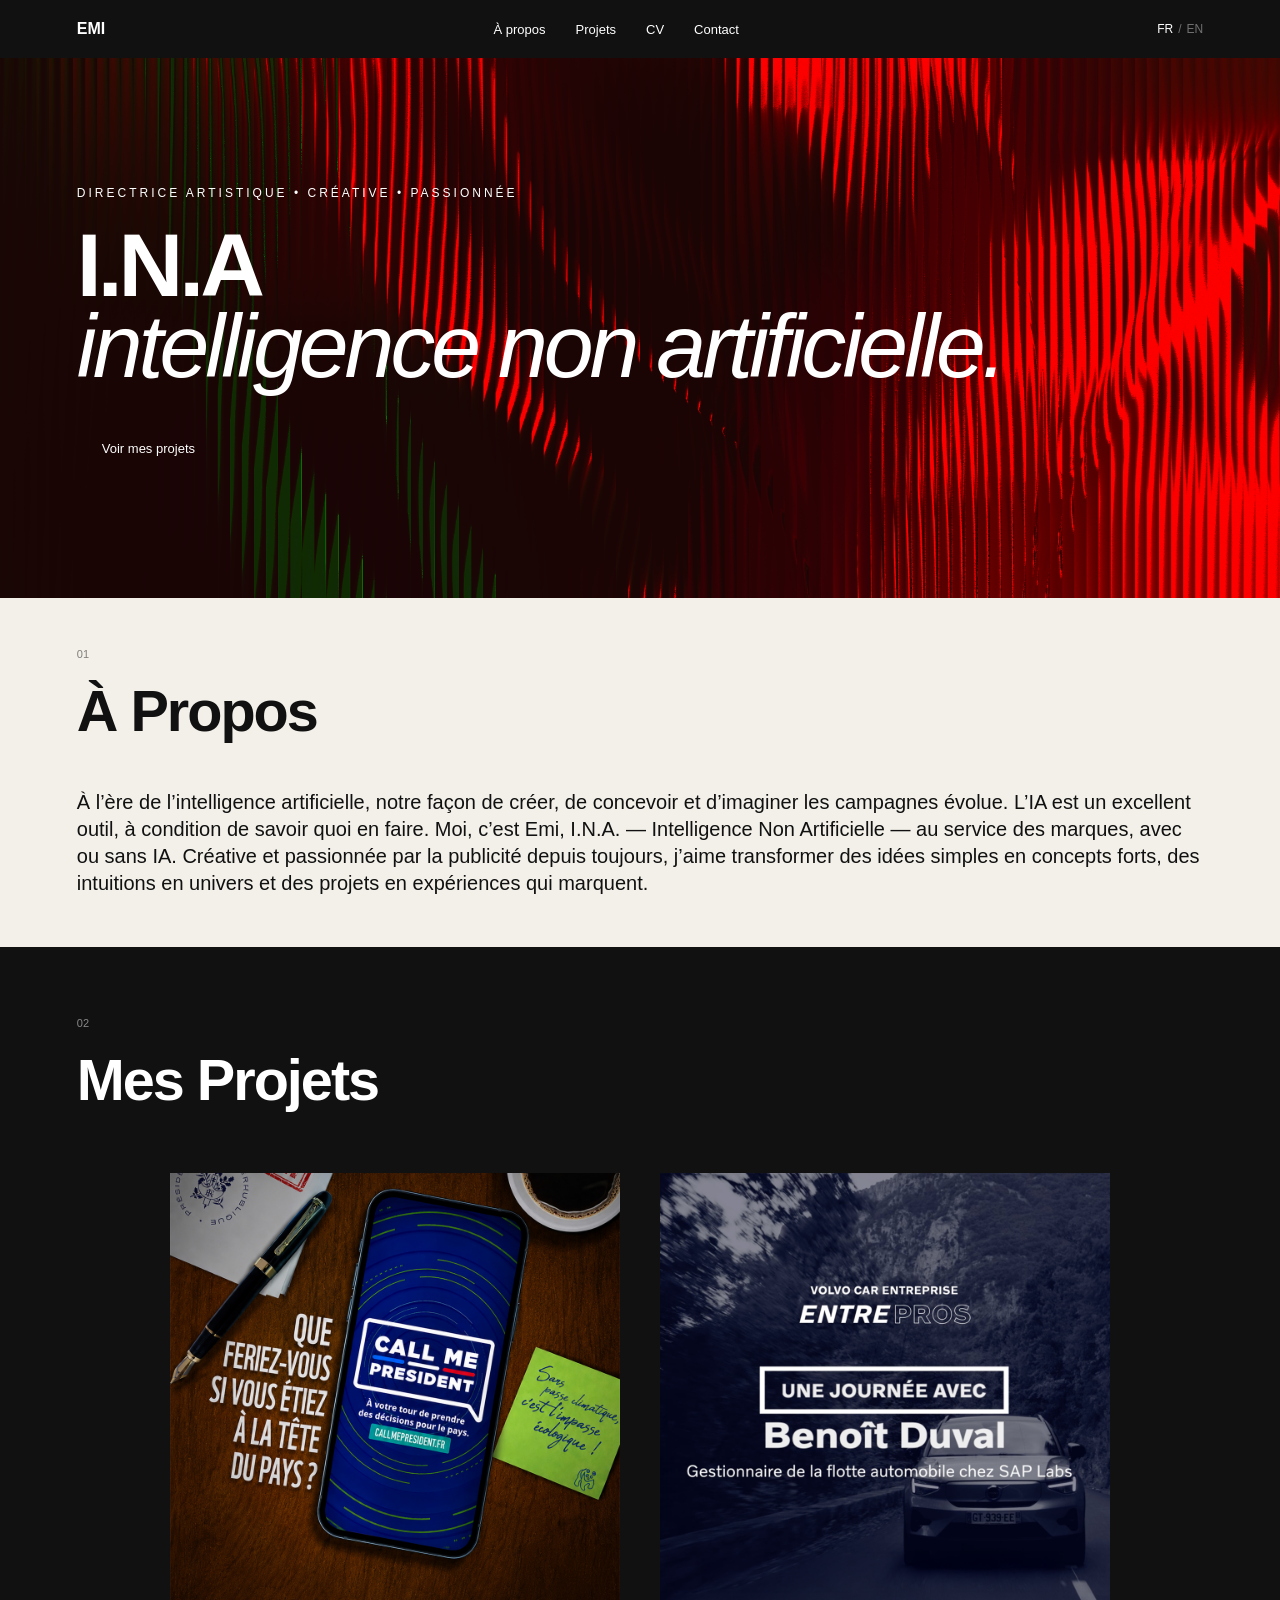
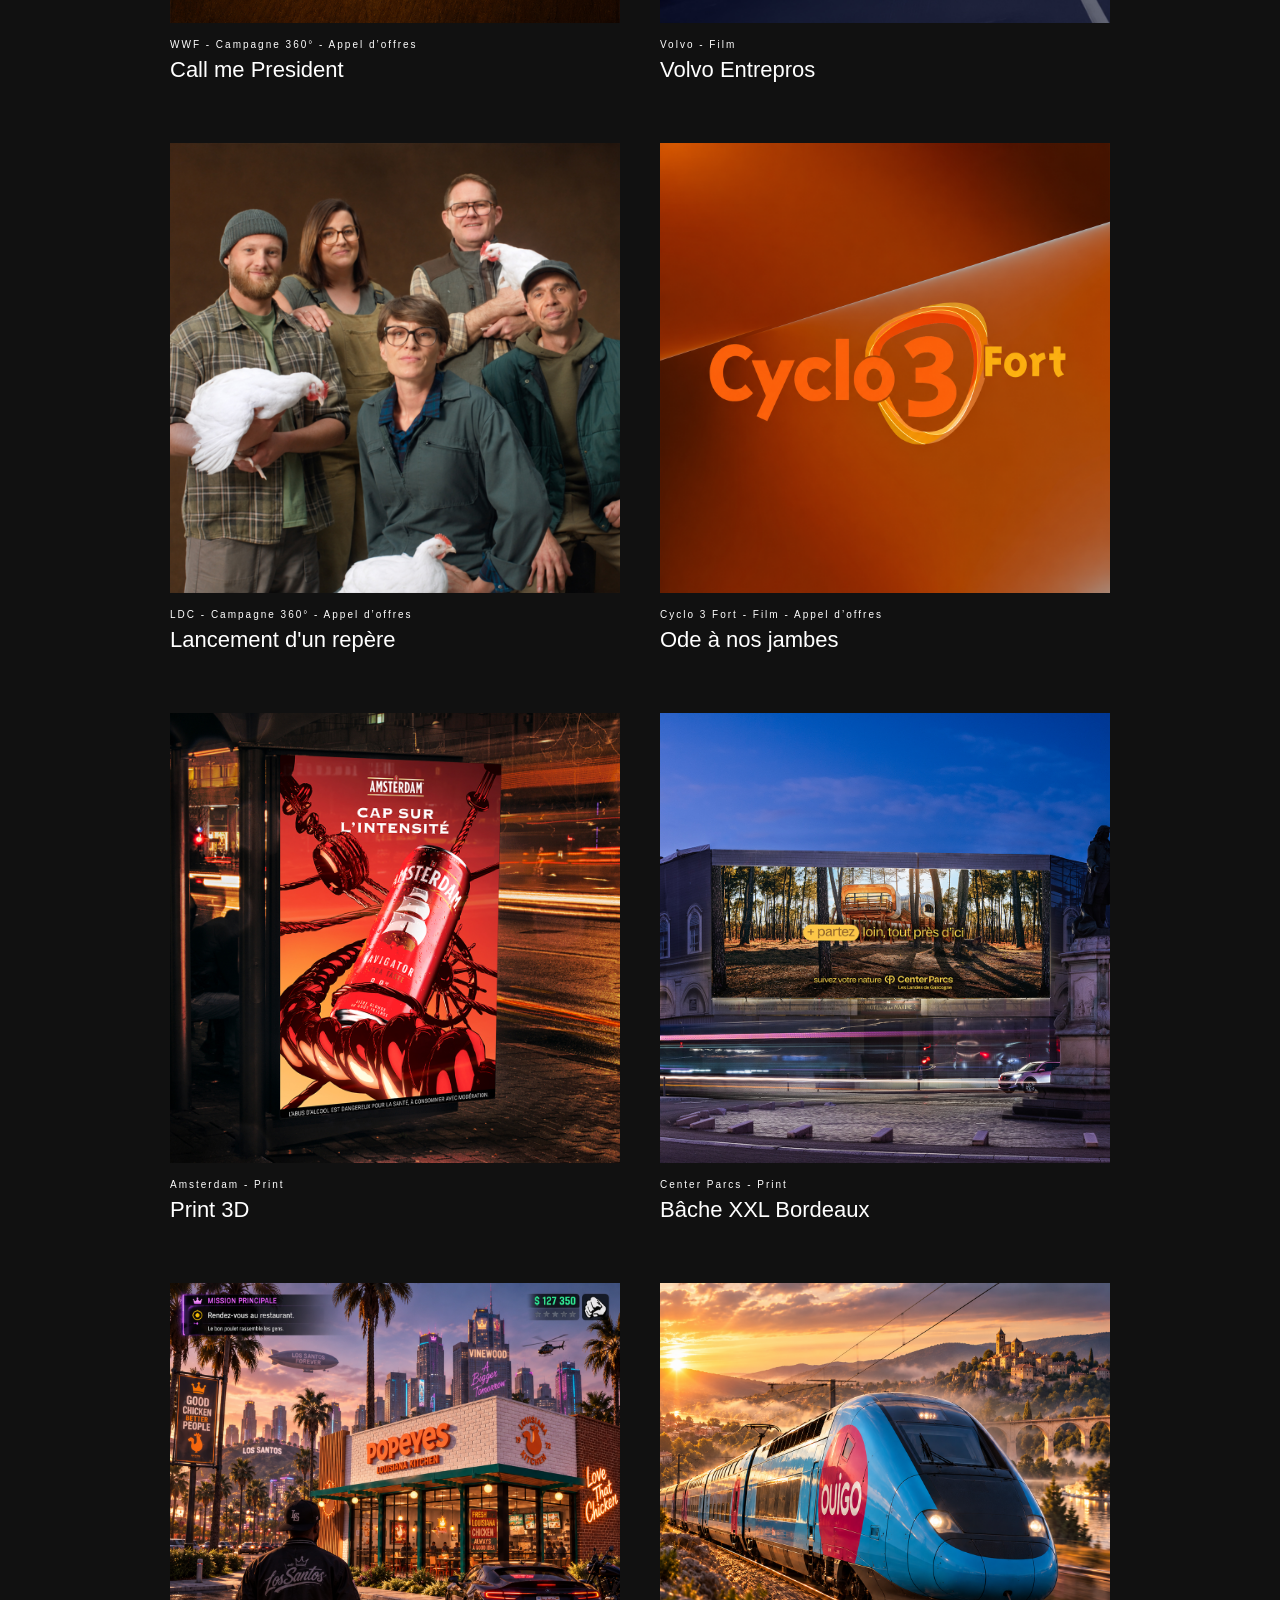
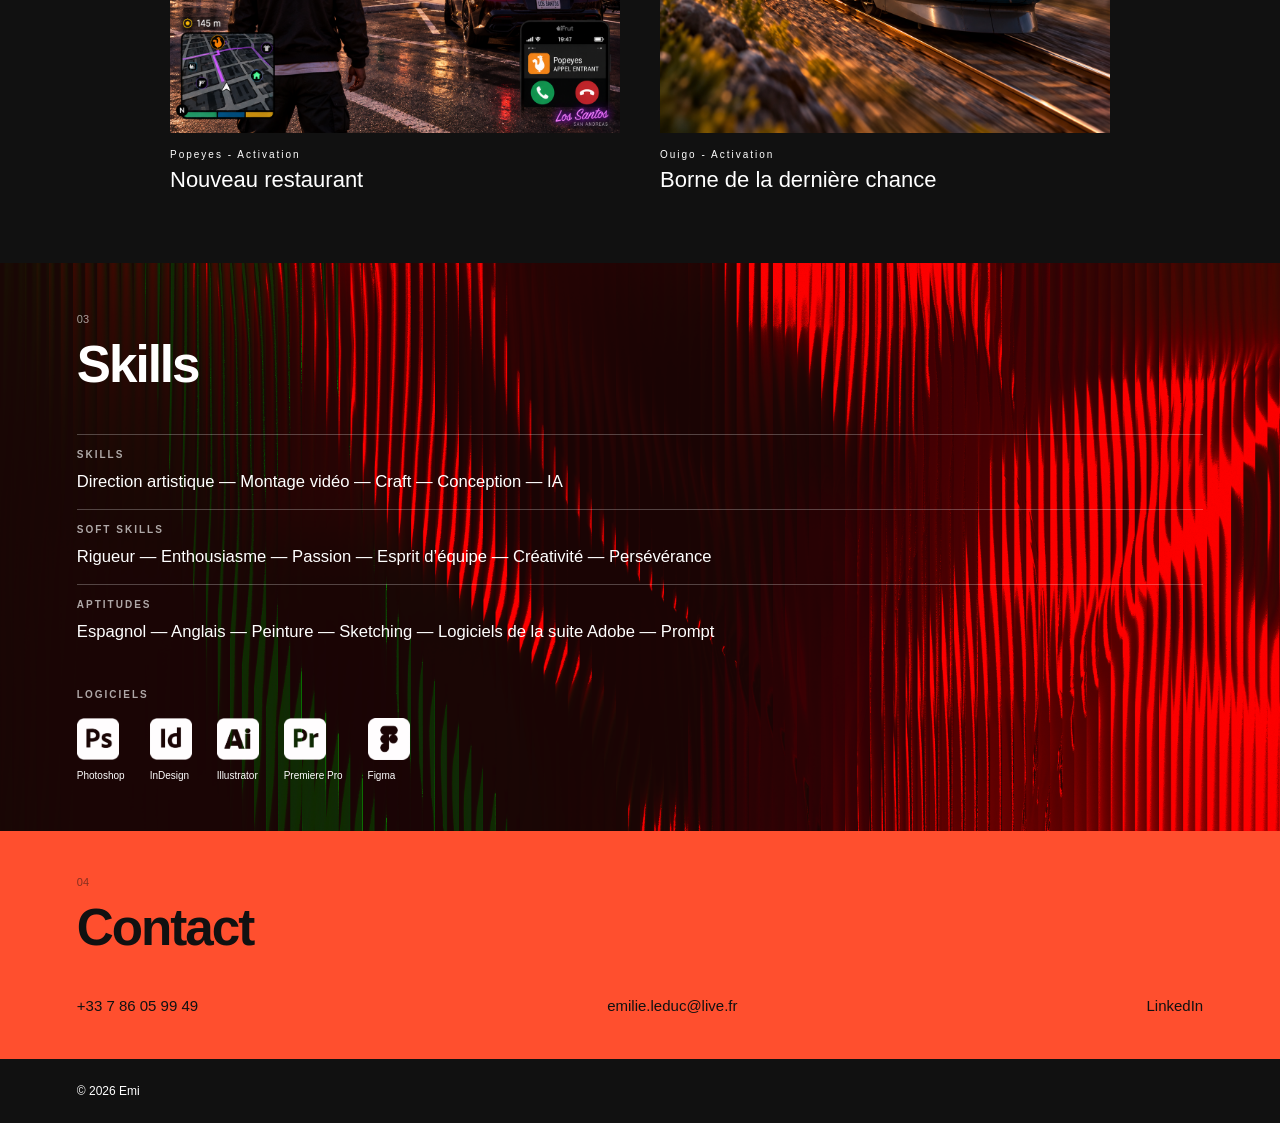
<file: index.html>
<!DOCTYPE html>
<html lang="fr">

<head>
  <meta charset="UTF-8">
  <meta name="viewport" content="width=device-width, initial-scale=1.0">

  <title>Mon Portfolio Créatif</title>

  <link rel="stylesheet" href="style.css">
</head>


<body>


<!-- ========================================
     NAVIGATION
======================================== -->

<nav>

  <div class="logo">EMI</div>

  <div class="nav-links">

    <a href="#about"
       data-fr="À propos"
       data-en="About">
      À propos
    </a>

    <a href="#projects"
       data-fr="Projets"
       data-en="Projects">
      Projets
    </a>

  <a href="cv/cv-emilie-leduc.pdf"
   target="_blank"
   data-fr="CV"
   data-en="Resume">
  CV
</a>

    <a href="#contact"
       data-fr="Contact"
       data-en="Contact">
      Contact
    </a>

  </div>


  <!-- CHOIX DE LANGUE -->

  <div class="language-switch">

    <button type="button" id="lang-fr" class="active">
      FR
    </button>

    <span>/</span>

    <button type="button" id="lang-en">
      EN
    </button>

  </div>

</nav>



<!-- ========================================
     HERO
======================================== -->

<header class="hero">

  <div class="hero-content">

    <p class="intro"
       data-fr="Directrice artistique • Créative • Passionnée"
       data-en="Art Director • Creative • Passionate">
      Directrice artistique • Créative • Passionnée
    </p>


<h1>

  <span
    class="ina-title"
    data-fr="I.N.A"
    data-en="N.A.I">
    I.N.A
  </span>

  <span
    class="ina-description"
    data-fr="intelligence non artificielle."
    data-en="non-artificial intelligence.">
    intelligence non artificielle.
  </span>

</h1>


    <a href="#projects"
       class="button"
       data-fr="Voir mes projets"
       data-en="View my projects">
      Voir mes projets
    </a>

  </div>

</header>



<!-- ========================================
     À PROPOS
======================================== -->

<section id="about" class="about">

  <p class="section-number">01</p>


  <h2
    data-fr="À Propos"
    data-en="About">
    À propos
  </h2>


  <p class="about-text"

     data-fr="À l’ère de l’intelligence artificielle, notre façon de créer, de concevoir et d’imaginer les campagnes évolue. L’IA est un excellent outil, à condition de savoir quoi en faire.

Moi, c’est Emi, I.N.A. — Intelligence Non Artificielle — au service des marques, avec ou sans IA.

Créative et passionnée par la publicité depuis toujours, j’aime transformer des idées simples en concepts forts, des intuitions en univers et des projets en expériences qui marquent."

     data-en="In the age of artificial intelligence, the way we create, design and imagine campaigns is evolving. AI is a powerful tool — as long as you know what to do with it.

I’m Emi, N.A.I. — Non-Artificial Intelligence — putting creativity to work for brands, with or without AI.

Creative and passionate about advertising for as long as I can remember, I love turning simple ideas into powerful concepts, intuitions into worlds, and projects into memorable experiences.">

    À l’ère de l’intelligence artificielle, notre façon de créer, de concevoir et d’imaginer les campagnes évolue. L’IA est un excellent outil, à condition de savoir quoi en faire.

    Moi, c’est Emi, I.N.A. — Intelligence Non Artificielle — au service des marques, avec ou sans IA.

    Créative et passionnée par la publicité depuis toujours, j’aime transformer des idées simples en concepts forts, des intuitions en univers et des projets en expériences qui marquent.

  </p>

</section>



<!-- ========================================
     PROJETS
======================================== -->

<section id="projects" class="projects">

  <p class="section-number">02</p>


  <h2
    data-fr="Mes Projets"
    data-en="My Projects">
    Mes Projets
  </h2>


  <div class="project-grid">



    <!-- PROJET 1 -->

    <a href="projets/projet1.html" class="project-link">

      <article class="project-card">

        <div class="project-image project-one"></div>

        <div class="project-info">

          <p
            data-fr="WWF - Campagne 360° - Appel d’offres"
            data-en="WWF - 360° Campaign - Pitch">
            WWF - Campagne 360° - Appel d’offres
          </p>

          <h3>
            Call me President
          </h3>

        </div>

      </article>

    </a>



    <!-- PROJET 2 -->

    <a href="projets/projet2.html" class="project-link">

      <article class="project-card">

        <div class="project-image project-two"></div>

        <div class="project-info">

          <p
            data-fr="Volvo - Film"
            data-en="Volvo - Film">
            Volvo - Film
          </p>

          <h3>
            Volvo Entrepros
          </h3>

        </div>

      </article>

    </a>



    <!-- PROJET 3 -->

    <a href="projets/projet3.html" class="project-link">

      <article class="project-card">

        <div class="project-image project-three"></div>

        <div class="project-info">

          <p
            data-fr="LDC - Campagne 360° - Appel d’offres"
            data-en="LDC - 360° Campaign - Pitch">
            LDC - Campagne 360° - Appel d’offres
          </p>

          <h3
            data-fr="Lancement d'un repère"
            data-en="Launching a New Label">
            Lancement d'un repère
          </h3>

        </div>

      </article>

    </a>



    <!-- PROJET 4 -->

    <a href="projets/projet4.html" class="project-link">

      <article class="project-card">

        <div class="project-image project-four"></div>

        <div class="project-info">

          <p
            data-fr="Cyclo 3 Fort - Film - Appel d’offres"
            data-en="Cyclo 3 Fort - Film - Pitch">
            Cyclo 3 Fort - Film - Appel d’offres
          </p>

          <h3
            data-fr="Ode à nos jambes"
            data-en="Ode to Our Legs">
            Ode à nos jambes
          </h3>

        </div>

      </article>

    </a>



    <!-- PROJET 5 -->

    <a href="projets/projet5.html" class="project-link">

      <article class="project-card">

        <div class="project-image project-five"></div>

        <div class="project-info">

<p
  data-fr="Amsterdam - Print"
  data-en="Amsterdam - Print">
  Amsterdam - Print
</p>

          <h3>
            Print 3D
          </h3>

        </div>

      </article>

    </a>



    <!-- PROJET 6 -->

    <a href="projets/projet6.html" class="project-link">

      <article class="project-card">

        <div class="project-image project-six"></div>

        <div class="project-info">

         <p
  data-fr="Center Parcs - Print"
  data-en="Center Parcs - Print">
  Center Parcs - Print
</p>

          <h3
            data-fr="Bâche XXL Bordeaux"
            data-en="XXL Billboard - Bordeaux">
            Bâche XXL Bordeaux
          </h3>

        </div>

      </article>

    </a>



    <!-- PROJET 7 -->

    <a href="projets/projet7.html" class="project-link">

      <article class="project-card">

        <div class="project-image project-seven"></div>

        <div class="project-info">

       <p
  data-fr="Popeyes - Activation"
  data-en="Popeyes - Activation">
  Popeyes - Activation
</p>

          <h3
            data-fr="Nouveau restaurant"
            data-en="New Restaurant">
            Nouveau restaurant
          </h3>

        </div>

      </article>

    </a>



    <!-- PROJET 8 -->

    <a href="projets/projet8.html" class="project-link">

      <article class="project-card">

        <div class="project-image project-eight"></div>

        <div class="project-info">

          <p
  data-fr="Ouigo - Activation"
  data-en="Ouigo - Activation">
  Ouigo - Activation
</p>

          <h3
            data-fr="Borne de la dernière chance"
            data-en="The Last-Chance Ticket Machine">
            Borne de la dernière chance
          </h3>

        </div>

      </article>

    </a>


  </div>

</section>



<!-- ========================================
     SKILLS
======================================== -->

<section class="skills">

  <p class="section-number">03</p>

  <h2>
    Skills
  </h2>



  <!-- SKILLS -->

  <div class="skills-block">

    <h3>
      Skills
    </h3>

    <p class="skills-line"
       data-fr="Direction artistique — Montage vidéo — Craft — Conception — IA"
       data-en="Art Direction - Video Editing - Craft - Conception - AI">

      Direction artistique — Montage vidéo — Craft — Conception — IA

    </p>

  </div>



  <!-- SOFT SKILLS -->

  <div class="skills-block">

    <h3>
      Soft skills
    </h3>

    <p class="skills-line"
       data-fr="Rigueur — Enthousiasme — Passion — Esprit d’équipe — Créativité — Persévérance"
       data-en="Attention to Detail — Enthusiasm — Passion — Team Spirit — Creativity — Perseverance">

      Rigueur — Enthousiasme — Passion — Esprit d’équipe — Créativité — Persévérance

    </p>

  </div>



  <!-- APTITUDES -->

  <div class="skills-block">

    <h3
      data-fr="Aptitudes"
      data-en="Additional Skills">
      Aptitudes
    </h3>

    <p class="skills-line"
       data-fr="Espagnol — Anglais — Peinture — Sketching — Logiciels de la suite Adobe — Prompt"
       data-en="Spanish — English — Painting — Sketching — Adobe Creative Suite — Prompt Engineering">

      Espagnol — Anglais — Peinture — Sketching — Logiciels de la suite Adobe — Prompt

    </p>

  </div>



  <!-- LOGICIELS -->

  <div class="software-block">

    <h3
      data-fr="Logiciels"
      data-en="Software">
      Logiciels
    </h3>


    <div class="software-icons">


      <div class="software">
        <img src="images/photoshop.png" alt="Photoshop">
        <p>Photoshop</p>
      </div>


      <div class="software">
        <img src="images/indesign.png" alt="InDesign">
        <p>InDesign</p>
      </div>


      <div class="software">
        <img src="images/illustrator.png" alt="Illustrator">
        <p>Illustrator</p>
      </div>


      <div class="software">
        <img src="images/premiere-pro.png" alt="Premiere Pro">
        <p>Premiere Pro</p>
      </div>


      <div class="software">
        <img src="images/figma.png" alt="Figma">
        <p>Figma</p>
      </div>


    </div>

  </div>

</section>



<!-- ========================================
     CONTACT
======================================== -->

<section class="contact" id="contact">

  <p class="section-number">04</p>

  <h2>
    Contact
  </h2>


  <div class="contact-info">


    <!-- TÉLÉPHONE -->

    <a href="tel:+33786059949">
      +33 7 86 05 99 49
    </a>


    <!-- EMAIL -->

    <a href="mailto:emilie.leduc@live.fr">
      emilie.leduc@live.fr
    </a>


    <!-- LINKEDIN -->

    <a href="https://www.linkedin.com/in/emilie-leduc-5305141a3/"
       target="_blank">
      LinkedIn
    </a>


    <!-- CV MOBILE -->

   <a href="cv/cv-emilie-leduc.pdf"
   target="_blank"
   class="contact-cv"
   data-fr="CV"
   data-en="Resume">
  CV
</a>


  </div>

</section>



<!-- ========================================
     FOOTER
======================================== -->

<footer>

  <p>
    © 2026 Emi
  </p>

</footer>



<!-- ========================================
     JAVASCRIPT
======================================== -->

<script src="script.js"></script>


</body>

</html>
</file>
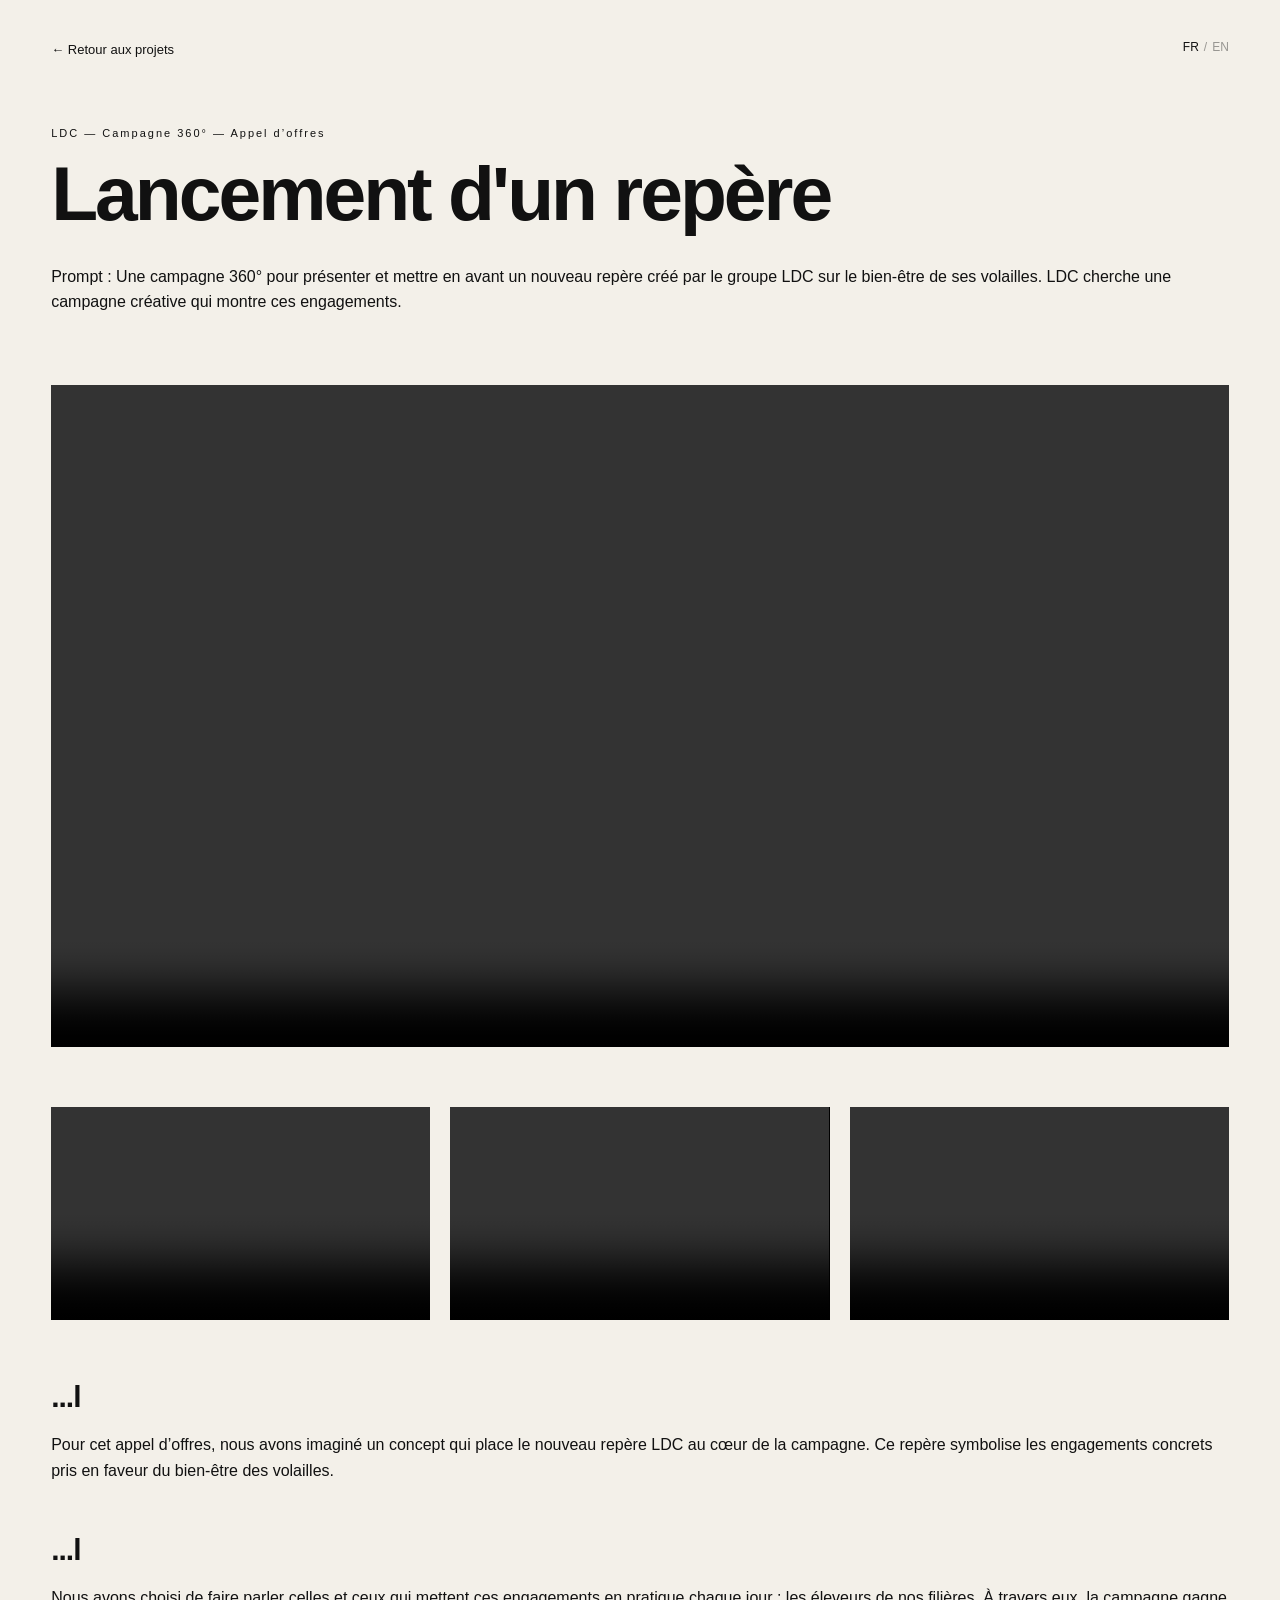
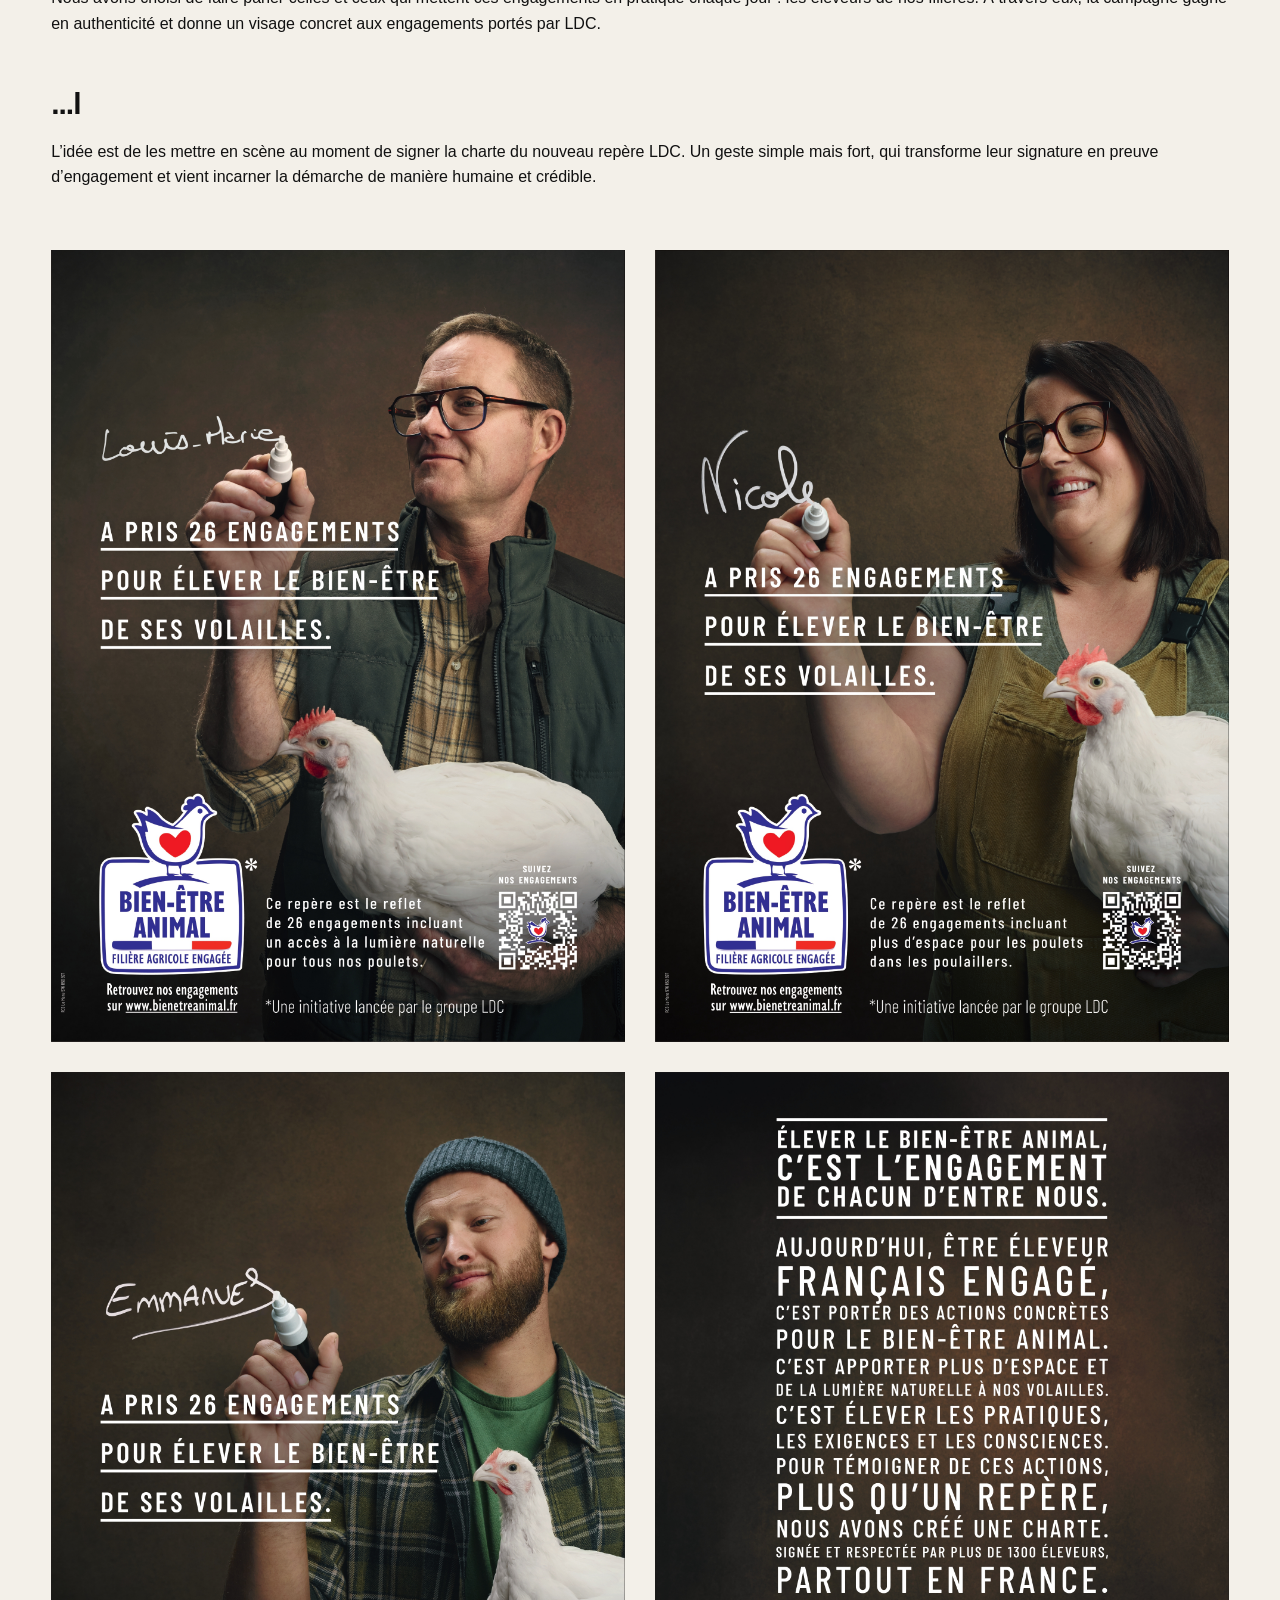
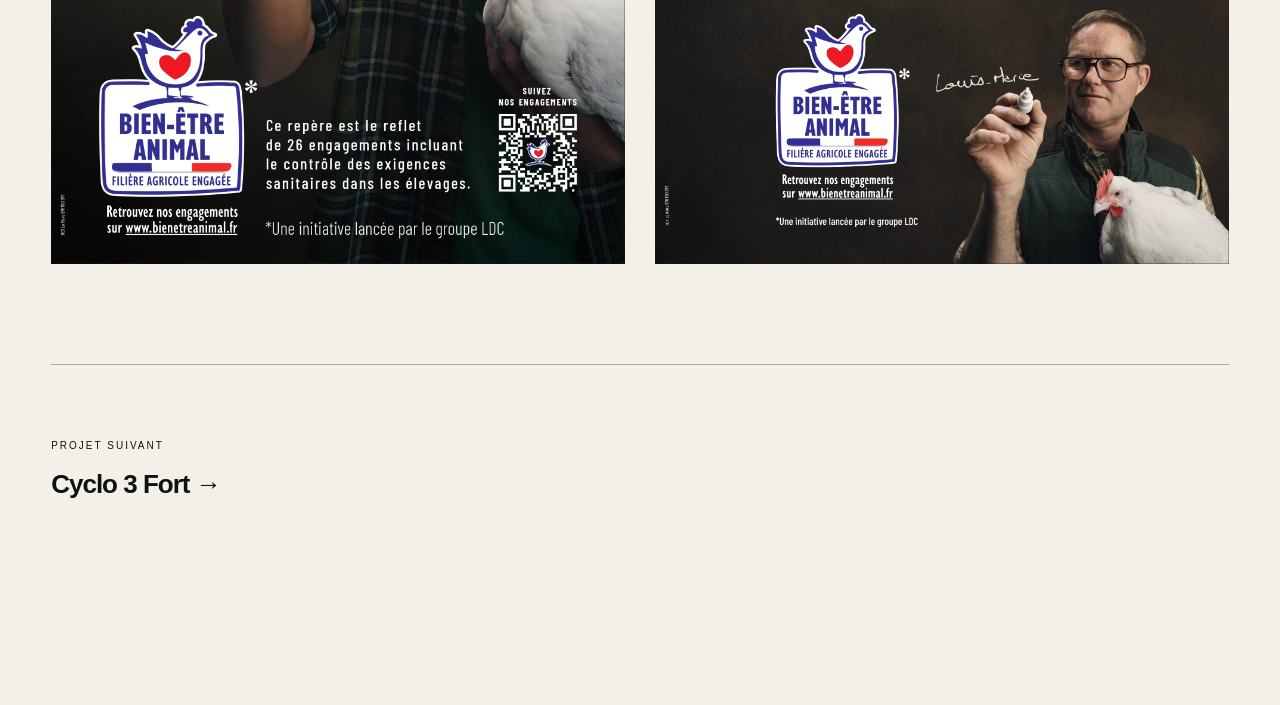
<file: projets/projet3.html>
<!DOCTYPE html>
<html lang="fr">

<head>

  <meta charset="UTF-8">

  <meta name="viewport"
        content="width=device-width, initial-scale=1.0">

  <title>Lancement d'un repère</title>

  <link rel="stylesheet" href="../style.css">

</head>


<body class="project3-page">


  <!-- ========================================
       CHOIX DE LANGUE
  ======================================== -->

  <div class="project-language-switch language-switch">

    <button type="button" id="lang-fr" class="active">
      FR
    </button>

    <span>/</span>

    <button type="button" id="lang-en">
      EN
    </button>

  </div>



  <!-- ========================================
       PAGE PROJET
  ======================================== -->

  <main class="project-page">


    <!-- RETOUR AUX PROJETS -->

    <a href="../index.html"
       class="back-button"
       data-fr="← Retour aux projets"
       data-en="← Back to projects">

      ← Retour aux projets

    </a>



    <!-- ========================================
         EN-TÊTE
    ======================================== -->

    <header class="project-header">


      <p class="project-category"
         data-fr="LDC — Campagne 360° — Appel d’offres"
         data-en="LDC — 360° Campaign — Pitch">

        LDC — Campagne 360° — Appel d’offres

      </p>


      <h1
        data-fr="Lancement d'un repère"
        data-en="Launching a New Label">

        Lancement d'un repère

      </h1>


      <p class="project-description"

         data-fr="Prompt : Une campagne 360° pour présenter et mettre en avant un nouveau repère créé par le groupe LDC sur le bien-être de ses volailles. LDC cherche une campagne créative qui montre ces engagements."

         data-en="Prompt: Create a 360° campaign to introduce and promote a new standard developed by the LDC Group to improve poultry welfare. LDC was looking for a creative campaign that would bring these commitments to life.">

        Prompt : Une campagne 360° pour présenter et mettre en avant un nouveau repère créé par
        le groupe LDC sur le bien-être de ses volailles. LDC cherche une campagne créative
        qui montre ces engagements.

      </p>


    </header>



    <!-- ========================================
         CONTENU DU PROJET
    ======================================== -->

    <div class="project-content">



      <!-- ========================================
           VIDÉO PRINCIPALE
      ======================================== -->

      <video controls playsinline>

        <source
          src="../videos/projet3.mp4"
          type="video/mp4">

      </video>



      <!-- ========================================
           3 VIDÉOS HORIZONTALES
      ======================================== -->

      <div class="horizontal-videos">


        <video controls playsinline>

          <source
            src="../videos/projet3-video1.mp4"
            type="video/mp4">

        </video>


        <video controls playsinline>

          <source
            src="../videos/projet3-video2.mp4"
            type="video/mp4">

        </video>


        <video controls playsinline>

          <source
            src="../videos/projet3-video3.mp4"
            type="video/mp4">

        </video>


      </div>



      <!-- ========================================
           PREMIER TEXTE
      ======================================== -->

      <h2>...l</h2>


      <p
        data-fr="Pour cet appel d’offres, nous avons imaginé un concept qui place le nouveau repère LDC au cœur de la campagne. Ce repère symbolise les engagements concrets pris en faveur du bien-être des volailles."

        data-en="For this pitch, we developed a concept that puts LDC’s new standard at the heart of the campaign. The standard represents the tangible commitments the group has made to improve poultry welfare.">

        Pour cet appel d’offres, nous avons imaginé un concept qui place le nouveau repère LDC
        au cœur de la campagne. Ce repère symbolise les engagements concrets pris en faveur du
        bien-être des volailles.

      </p>



      <!-- ========================================
           DEUXIÈME TEXTE
      ======================================== -->

      <h2>...l</h2>


      <p
        data-fr="Nous avons choisi de faire parler celles et ceux qui mettent ces engagements en pratique chaque jour : les éleveurs de nos filières. À travers eux, la campagne gagne en authenticité et donne un visage concret aux engagements portés par LDC."

        data-en="We chose to give a voice to the people who put these commitments into practice every day: the farmers within LDC’s supply chain. By focusing on them, the campaign feels more authentic and gives a human face to LDC’s commitments.">

        Nous avons choisi de faire parler celles et ceux qui mettent ces engagements en pratique
        chaque jour : les éleveurs de nos filières. À travers eux, la campagne gagne en
        authenticité et donne un visage concret aux engagements portés par LDC.

      </p>



      <!-- ========================================
           TROISIÈME TEXTE
      ======================================== -->

      <h2>...l</h2>


      <p
        data-fr="L’idée est de les mettre en scène au moment de signer la charte du nouveau repère LDC. Un geste simple mais fort, qui transforme leur signature en preuve d’engagement et vient incarner la démarche de manière humaine et crédible."

        data-en="The idea was to feature the farmers as they sign the charter for LDC’s new standard. A simple yet powerful gesture that turns their signature into tangible proof of their commitment, bringing the initiative to life in a human and credible way.">

        L’idée est de les mettre en scène au moment de signer la charte du nouveau repère LDC.
        Un geste simple mais fort, qui transforme leur signature en preuve d’engagement et vient
        incarner la démarche de manière humaine et crédible.

      </p>



      <!-- ========================================
           4 VISUELS
      ======================================== -->

      <div class="vertical-images">


        <img
          src="../images/projet3-1.jpg"
          alt="Projet 3 - Visuel 1">


        <img
          src="../images/projet3-2.jpg"
          alt="Projet 3 - Visuel 2">


        <img
          src="../images/projet3-3.jpg"
          alt="Projet 3 - Visuel 3">


        <img
          src="../images/projet3-4.jpg"
          alt="Projet 3 - Visuel 4">


      </div>



      <!-- ========================================
           PROJET SUIVANT
      ======================================== -->

      <a href="projet4.html"
         class="next-project">


        <span
          data-fr="Projet suivant"
          data-en="Next project">

          Projet suivant

        </span>


        <h2>
          Cyclo 3 Fort →
        </h2>


      </a>


    </div>

  </main>



  <!-- ========================================
       JAVASCRIPT
  ======================================== -->

  <script src="../script.js"></script>


</body>

</html>
</file>
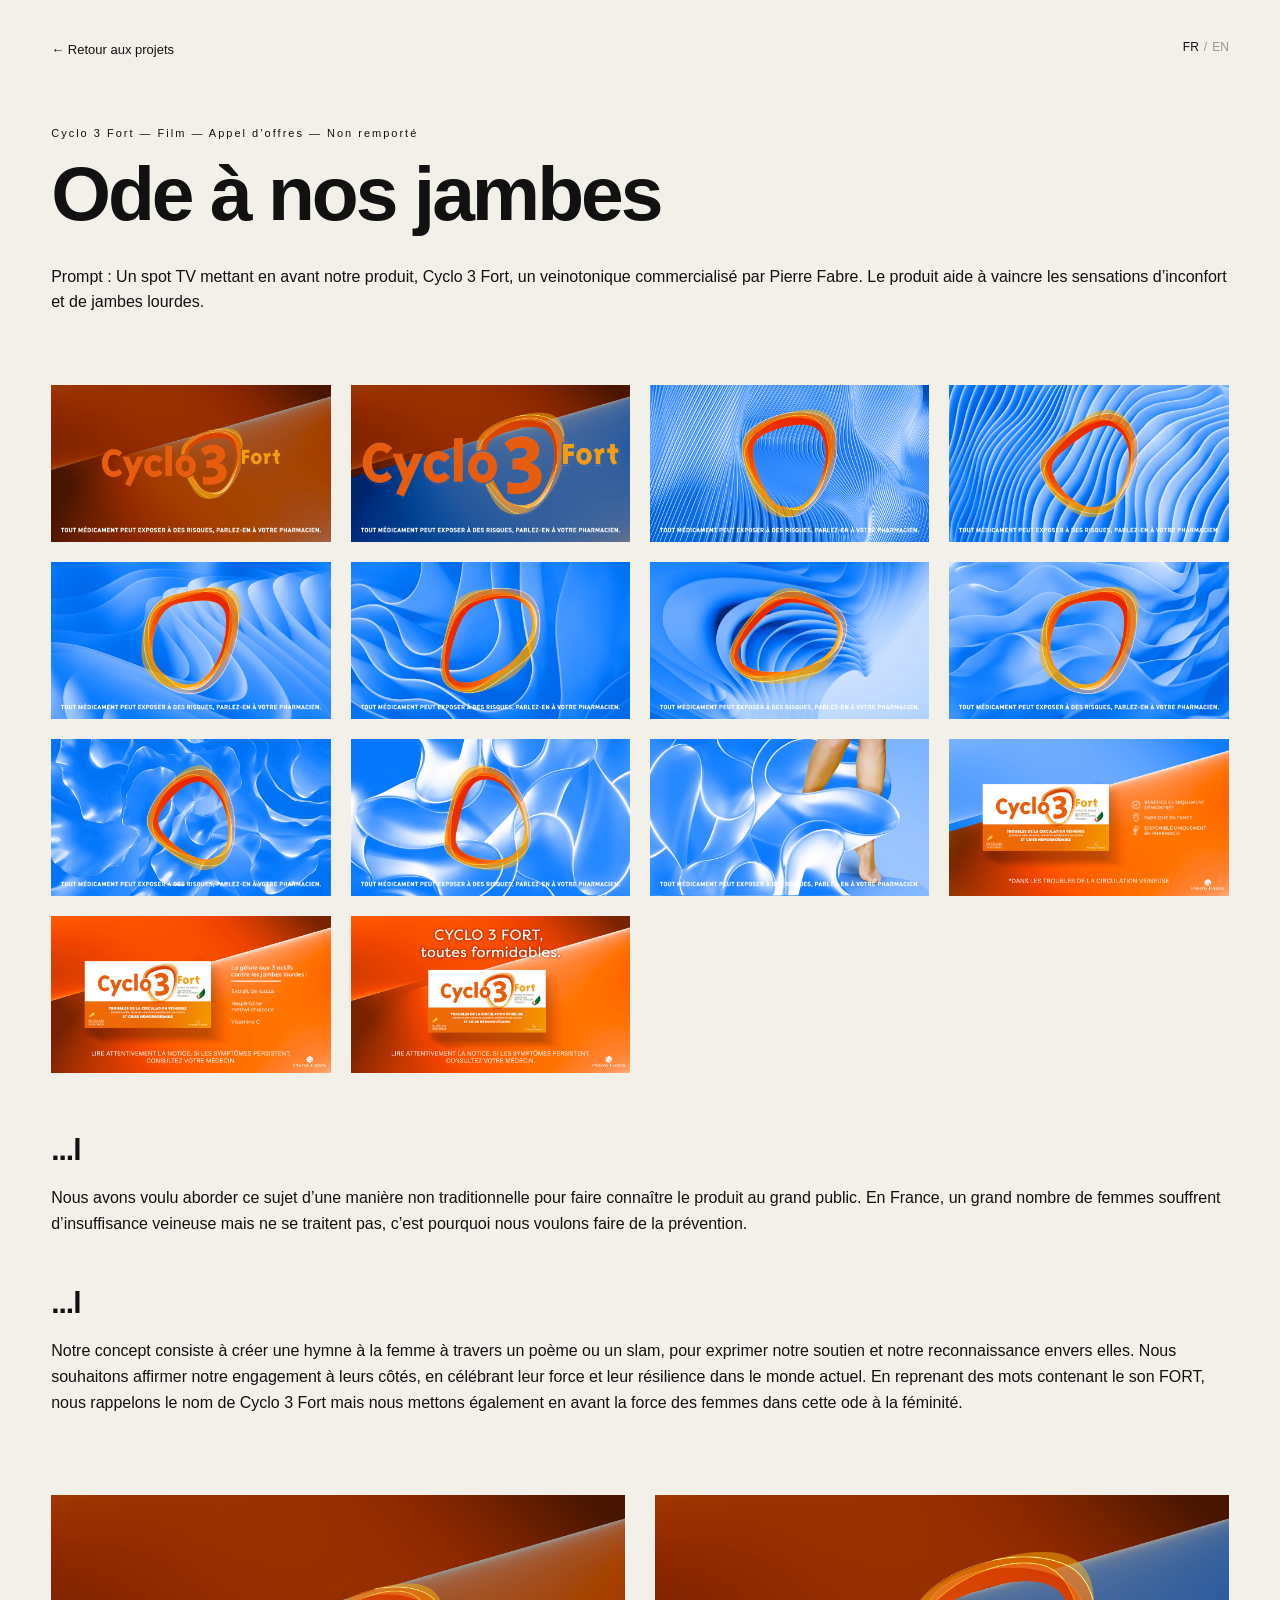
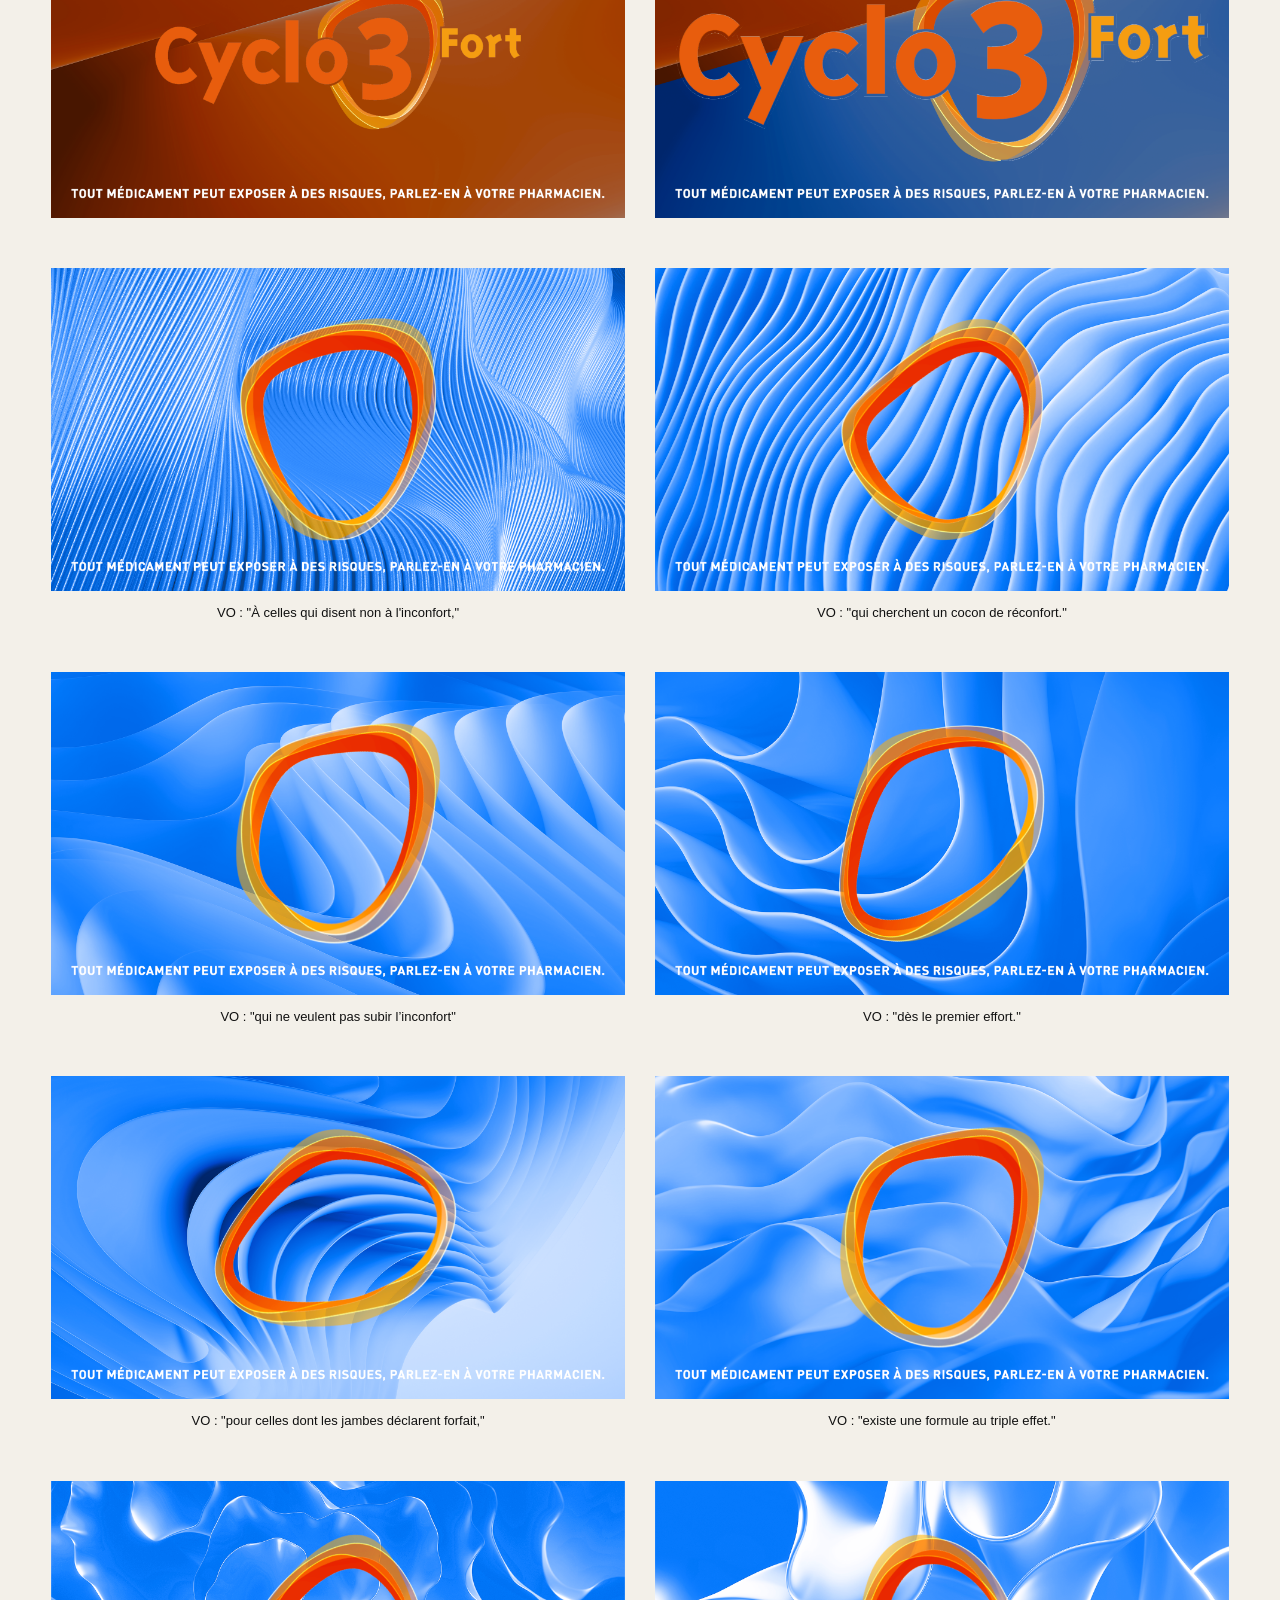
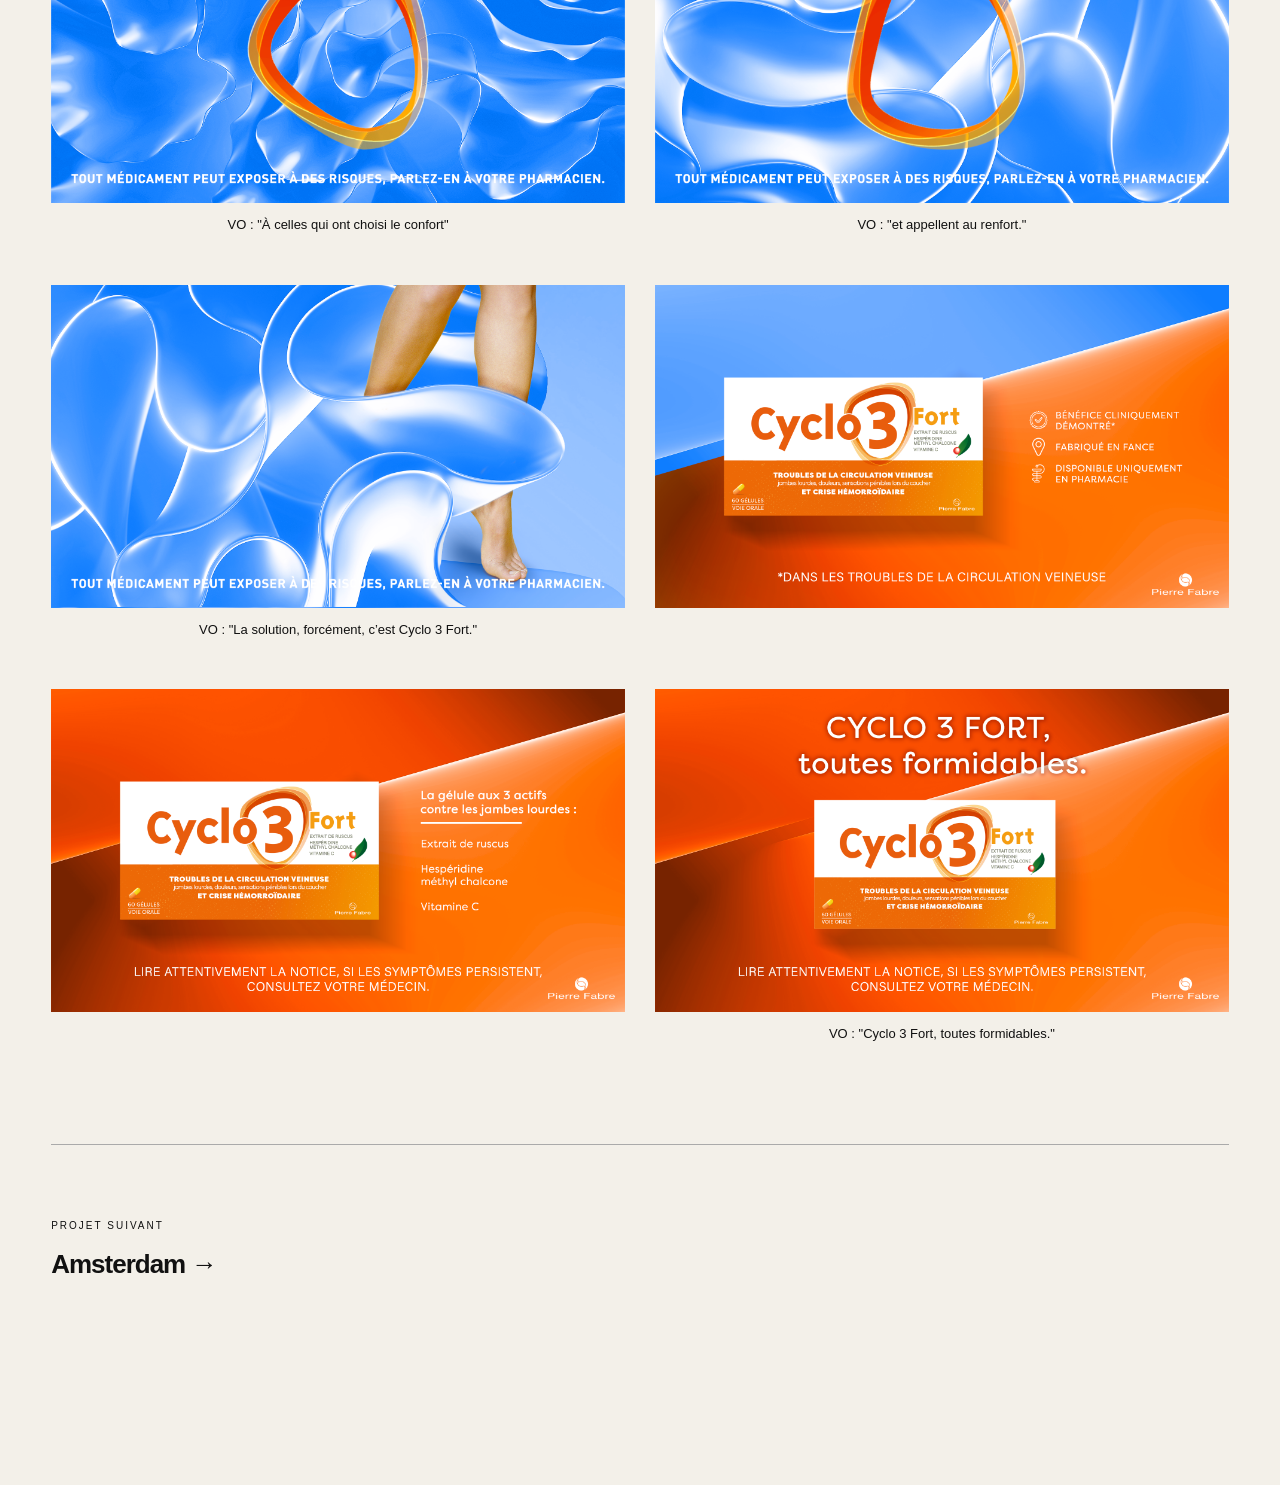
<file: projets/projet4.html>
<!DOCTYPE html>
<html lang="fr">

<head>

  <meta charset="UTF-8">

  <meta name="viewport"
        content="width=device-width, initial-scale=1.0">

  <title>Ode à nos jambes</title>

  <link rel="stylesheet" href="../style.css">

</head>


<body>


  <!-- ========================================
       CHOIX DE LANGUE
  ======================================== -->

  <div class="project-language-switch language-switch">

    <button type="button" id="lang-fr" class="active">
      FR
    </button>

    <span>/</span>

    <button type="button" id="lang-en">
      EN
    </button>

  </div>



  <!-- ========================================
       PAGE PROJET
  ======================================== -->

  <main class="project-page">


    <!-- RETOUR AUX PROJETS -->

    <a href="../index.html"
       class="back-button"
       data-fr="← Retour aux projets"
       data-en="← Back to projects">

      ← Retour aux projets

    </a>



    <!-- ========================================
         EN-TÊTE
    ======================================== -->

    <header class="project-header">


      <p class="project-category"
         data-fr="Cyclo 3 Fort — Film — Appel d’offres — Non remporté"
         data-en="Cyclo 3 Fort - Film - Pitch - Not Won">

        Cyclo 3 Fort — Film — Appel d’offres — Non remporté

      </p>


      <h1
        data-fr="Ode à nos jambes"
        data-en="Ode to Our Legs">

        Ode à nos jambes

      </h1>


      <p class="project-description"

         data-fr="Prompt : Un spot TV mettant en avant notre produit, Cyclo 3 Fort, un veinotonique commercialisé par Pierre Fabre. Le produit aide à vaincre les sensations d’inconfort et de jambes lourdes."

         data-en="Prompt: Create a TV commercial showcasing Cyclo 3 Fort, a Pierre Fabre product designed to help relieve discomfort and the feeling of heavy legs.">

        Prompt : Un spot TV mettant en avant notre produit, Cyclo 3 Fort,
        un veinotonique commercialisé par Pierre Fabre. Le produit aide à
        vaincre les sensations d’inconfort et de jambes lourdes.

      </p>


    </header>



    <!-- ========================================
         CONTENU DU PROJET
    ======================================== -->

    <div class="project-content">



      <!-- ========================================
           STORYBOARD GLOBAL
      ======================================== -->

      <div class="storyboard">

        <img src="../images/storyboard1.png" alt="Storyboard 1">
        <img src="../images/storyboard2.png" alt="Storyboard 2">

        <img src="../images/storyboard3.png" alt="Storyboard 3">
        <img src="../images/storyboard4.png" alt="Storyboard 4">

        <img src="../images/storyboard5.png" alt="Storyboard 5">
        <img src="../images/storyboard6.png" alt="Storyboard 6">

        <img src="../images/storyboard7.png" alt="Storyboard 7">
        <img src="../images/storyboard8.png" alt="Storyboard 8">

        <img src="../images/storyboard9.png" alt="Storyboard 9">
        <img src="../images/storyboard10.png" alt="Storyboard 10">

        <img src="../images/storyboard11.png" alt="Storyboard 11">
        <img src="../images/storyboard12.png" alt="Storyboard 12">

        <img src="../images/storyboard13.png" alt="Storyboard 13">
        <img src="../images/storyboard14.png" alt="Storyboard 14">

      </div>



      <!-- ========================================
           PREMIER TEXTE
      ======================================== -->

      <h2>...l</h2>


      <p
        data-fr="Nous avons voulu aborder ce sujet d’une manière non traditionnelle pour faire connaître le produit au grand public. En France, un grand nombre de femmes souffrent d’insuffisance veineuse mais ne se traitent pas, c’est pourquoi nous voulons faire de la prévention."

        data-en="We wanted to approach the subject in an unconventional way to introduce the product to a wider audience. In France, many women experience symptoms associated with poor venous circulation without seeking treatment. Our aim was therefore also to raise awareness.

">

        Nous avons voulu aborder ce sujet d’une manière non traditionnelle
        pour faire connaître le produit au grand public. En France, un grand
        nombre de femmes souffrent d’insuffisance veineuse mais ne se traitent
        pas, c’est pourquoi nous voulons faire de la prévention.

      </p>



      <!-- ========================================
           DEUXIÈME TEXTE
      ======================================== -->

      <h2>...l</h2>


      <p
        data-fr="Notre concept consiste à créer une hymne à la femme à travers un poème ou un slam, pour exprimer notre soutien et notre reconnaissance envers elles. Nous souhaitons affirmer notre engagement à leurs côtés, en célébrant leur force et leur résilience dans le monde actuel. En reprenant des mots contenant le son FORT, nous rappelons le nom de Cyclo 3 Fort mais nous mettons également en avant la force des femmes dans cette ode à la féminité."

        data-en="Our concept was to create an ode to women through poetry and spoken word — a way of expressing support and celebrating their strength and resilience. By playing with French words containing the sound “fort”, we created a recurring reference to the Cyclo 3 Fort name while celebrating women’s strength throughout the film.">

        Notre concept consiste à créer une hymne à la femme à travers un poème
        ou un slam, pour exprimer notre soutien et notre reconnaissance envers
        elles. Nous souhaitons affirmer notre engagement à leurs côtés, en
        célébrant leur force et leur résilience dans le monde actuel. En reprenant
        des mots contenant le son FORT, nous rappelons le nom de Cyclo 3 Fort
        mais nous mettons également en avant la force des femmes dans cette ode
        à la féminité.

      </p>



      <!-- ========================================
           STORYBOARD DÉTAILLÉ
      ======================================== -->

      <div class="storyboard-detail">



        <!-- IMAGE 1 -->

        <div class="storyboard-item">

          <img
            src="../images/storyboard1.png"
            alt="Storyboard 1">

        </div>



        <!-- IMAGE 2 -->

        <div class="storyboard-item">

          <img
            src="../images/storyboard2.png"
            alt="Storyboard 2">

        </div>



        <!-- IMAGE 3 -->

        <div class="storyboard-item">

          <img
            src="../images/storyboard3.png"
            alt="Storyboard 3">

          <p
            data-fr='VO : "À celles qui disent non à l&apos;inconfort,"'
            data-en="VO: To those who say no to discomfort">

            VO : "À celles qui disent non à l'inconfort,"

          </p>

        </div>



        <!-- IMAGE 4 -->

        <div class="storyboard-item">

          <img
            src="../images/storyboard4.png"
            alt="Storyboard 4">

          <p
            data-fr='VO : "qui cherchent un cocon de réconfort."'
            data-en="VO: who see a little comfort.">

            VO : "qui cherchent un cocon de réconfort."

          </p>

        </div>



        <!-- IMAGE 5 -->

        <div class="storyboard-item">

          <img
            src="../images/storyboard5.png"
            alt="Storyboard 5">

          <p
            data-fr='VO : "qui ne veulent pas subir l’inconfort"'
            data-en="VO: Who refuse to let heavy legs">

            VO : "qui ne veulent pas subir l’inconfort"

          </p>

        </div>



        <!-- IMAGE 6 -->

        <div class="storyboard-item">

          <img
            src="../images/storyboard6.png"
            alt="Storyboard 6">

          <p
            data-fr='VO : "dès le premier effort."'
            data-en="VO: slow them down at the first effort.">

            VO : "dès le premier effort."

          </p>

        </div>



        <!-- IMAGE 7 -->

        <div class="storyboard-item">

          <img
            src="../images/storyboard7.png"
            alt="Storyboard 7">

          <p
            data-fr='VO : "pour celles dont les jambes déclarent forfait,"'
            data-en="VO: For those whose legs are ready to give in,">

            VO : "pour celles dont les jambes déclarent forfait,"

          </p>

        </div>



        <!-- IMAGE 8 -->

        <div class="storyboard-item">

          <img
            src="../images/storyboard8.png"
            alt="Storyboard 8">

          <p
            data-fr='VO : "existe une formule au triple effet."'
            data-en="VO: there’s a formula with a triple action.">

            VO : "existe une formule au triple effet."

          </p>

        </div>



        <!-- IMAGE 9 -->

        <div class="storyboard-item">

          <img
            src="../images/storyboard9.png"
            alt="Storyboard 9">

          <p
            data-fr='VO : "À celles qui ont choisi le confort"'
            data-en="VO: For those who choose comfort">

            VO : "À celles qui ont choisi le confort"

          </p>

        </div>



        <!-- IMAGE 10 -->

        <div class="storyboard-item">

          <img
            src="../images/storyboard10.png"
            alt="Storyboard 10">

          <p
            data-fr='VO : "et appellent au renfort."'
            data-en="VO: and call for reinforcement.">

            VO : "et appellent au renfort."

          </p>

        </div>



        <!-- IMAGE 11 -->

        <div class="storyboard-item">

          <img
            src="../images/storyboard11.png"
            alt="Storyboard 11">

          <p
            data-fr='VO : "La solution, forcément, c’est Cyclo 3 Fort."'
            data-en="VO: The solution, of course, is Cyclo 3 Fort.">

            VO : "La solution, forcément, c’est Cyclo 3 Fort."

          </p>

        </div>



        <!-- IMAGE 12 -->

        <div class="storyboard-item">

          <img
            src="../images/storyboard12.png"
            alt="Storyboard 12">

        </div>



        <!-- IMAGE 13 -->

        <div class="storyboard-item">

          <img
            src="../images/storyboard13.png"
            alt="Storyboard 13">

        </div>



        <!-- IMAGE 14 -->

        <div class="storyboard-item">

          <img
            src="../images/storyboard14.png"
            alt="Storyboard 14">

          <p
            data-fr='VO : "Cyclo 3 Fort, toutes formidables."'
            data-en="VO: Cyclo 3 Fort — for every incredible woman.">

            VO : "Cyclo 3 Fort, toutes formidables."

          </p>

        </div>


      </div>



      <!-- ========================================
           PROJET SUIVANT
      ======================================== -->

      <a href="projet5.html"
         class="next-project">


        <span
          data-fr="Projet suivant"
          data-en="Next project">

          Projet suivant

        </span>


        <h2>
          Amsterdam →
        </h2>


      </a>


    </div>

  </main>



  <!-- ========================================
       JAVASCRIPT
  ======================================== -->

  <script src="../script.js"></script>


</body>

</html>
</file>
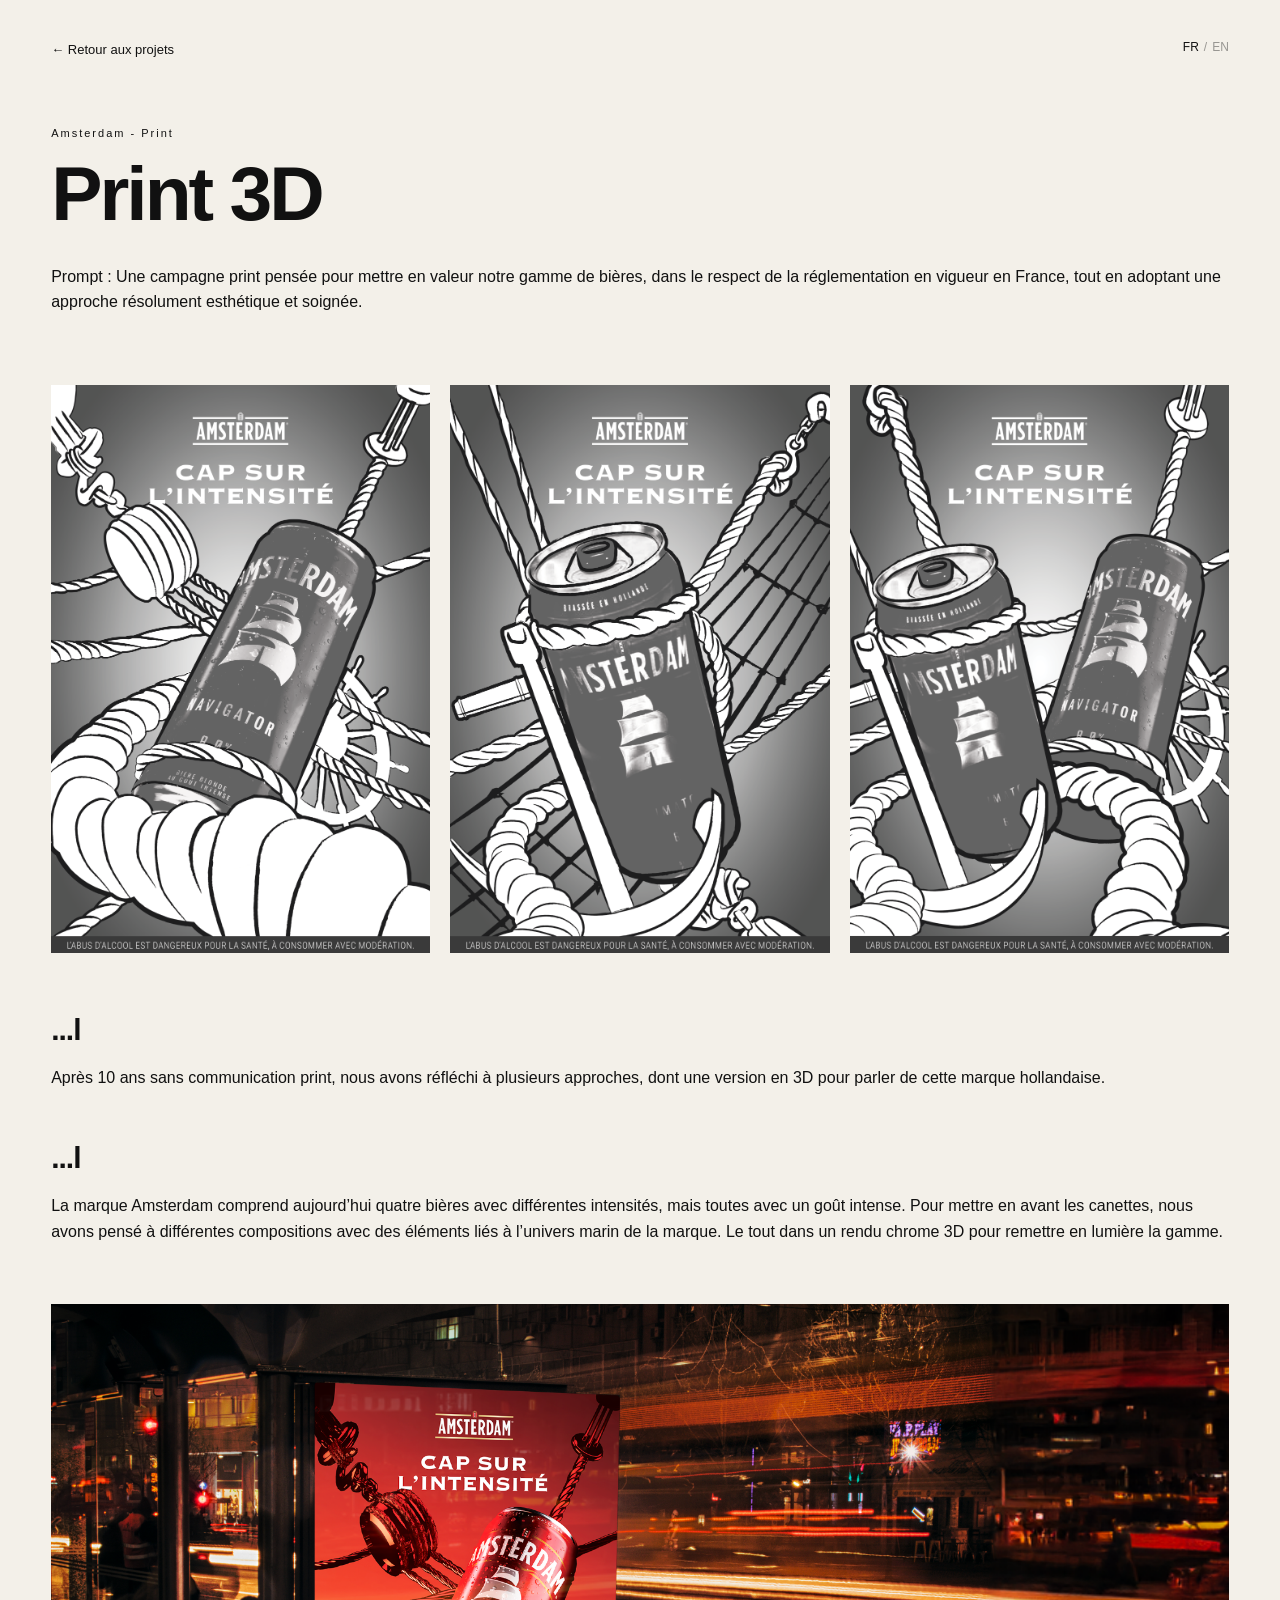
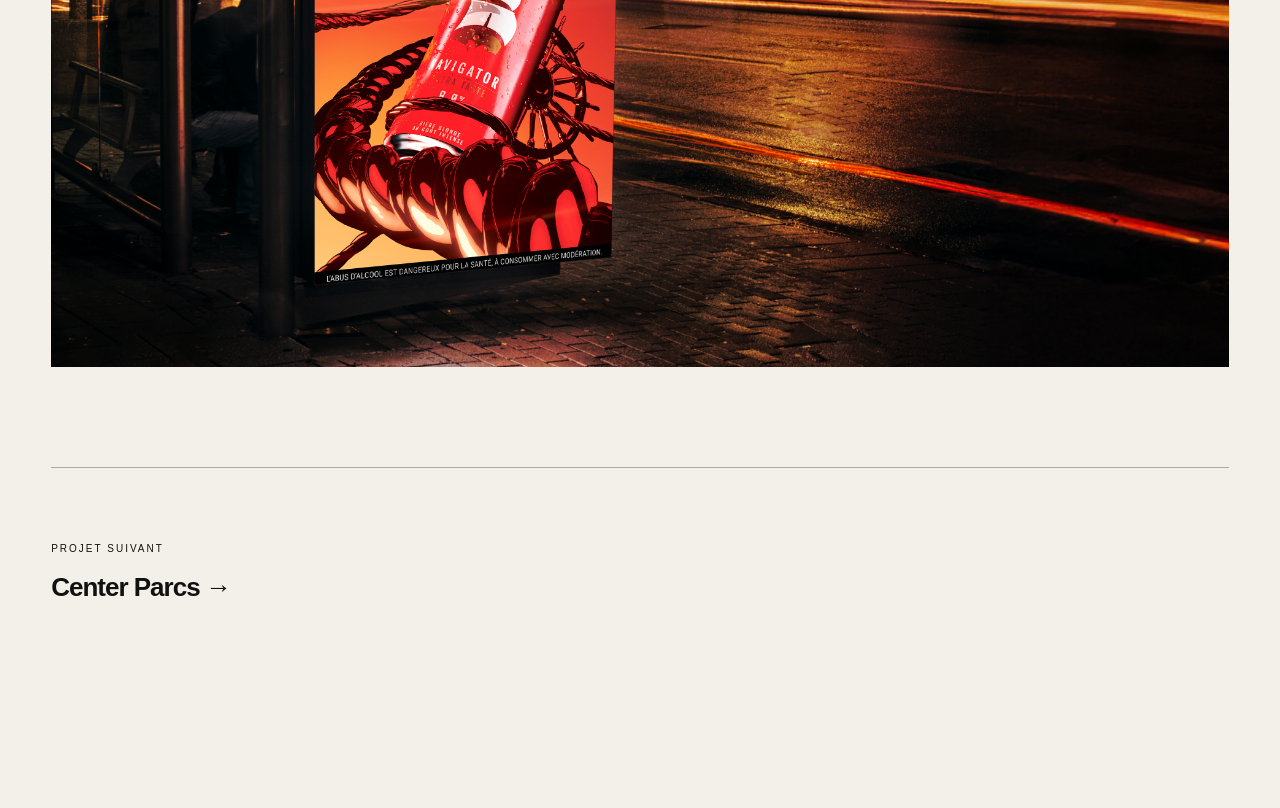
<file: projets/projet5.html>
<!DOCTYPE html>
<html lang="fr">

<head>

  <meta charset="UTF-8">

  <meta name="viewport"
        content="width=device-width, initial-scale=1.0">

  <title>Print 3D</title>

  <link rel="stylesheet" href="../style.css">

</head>


<body>


  <!-- ========================================
       CHOIX DE LANGUE
  ======================================== -->

  <div class="project-language-switch language-switch">

    <button type="button" id="lang-fr" class="active">
      FR
    </button>

    <span>/</span>

    <button type="button" id="lang-en">
      EN
    </button>

  </div>



  <!-- ========================================
       PAGE PROJET
  ======================================== -->

  <main class="project-page">


    <!-- RETOUR AUX PROJETS -->

    <a href="../index.html"
       class="back-button"
       data-fr="← Retour aux projets"
       data-en="← Back to projects">

      ← Retour aux projets

    </a>



    <!-- ========================================
         EN-TÊTE
    ======================================== -->

    <header class="project-header">


      <p class="project-category"
         data-fr="Amsterdam - Print"
         data-en="Amsterdam - Print">

        Amsterdam - Print

      </p>


      <h1>
        Print 3D
      </h1>


      <p class="project-description"

         data-fr="Prompt : Une campagne print pensée pour mettre en valeur notre gamme de bières, dans le respect de la réglementation en vigueur en France, tout en adoptant une approche résolument esthétique et soignée."

         data-en="Prompt: Create a print campaign designed to showcase the beer range while complying with French advertising regulations, with a strong focus on premium art direction and visual craft.">

        Prompt : Une campagne print pensée pour mettre en valeur notre gamme de bières,
        dans le respect de la réglementation en vigueur en France, tout en adoptant
        une approche résolument esthétique et soignée.

      </p>


    </header>



    <!-- ========================================
         CONTENU DU PROJET
    ======================================== -->

    <div class="project-content">



      <!-- ========================================
           3 VISUELS
      ======================================== -->

      <div class="project5-images">


        <img
          src="../images/projet5-visuel1.png"
          alt="Projet 5 - Visuel 1">


        <img
          src="../images/projet5-visuel2.png"
          alt="Projet 5 - Visuel 2">


        <img
          src="../images/projet5-visuel3.png"
          alt="Projet 5 - Visuel 3">


      </div>



      <!-- ========================================
           PREMIER TEXTE
      ======================================== -->

      <h2>...l</h2>


      <p
        data-fr="Après 10 ans sans communication print, nous avons réfléchi à plusieurs approches, dont une version en 3D pour parler de cette marque hollandaise."

        data-en="After ten years without any print advertising, we explored several creative directions for the Dutch beer brand, including a fully 3D approach.">

        Après 10 ans sans communication print, nous avons réfléchi à plusieurs
        approches, dont une version en 3D pour parler de cette marque hollandaise.

      </p>



      <!-- ========================================
           DEUXIÈME TEXTE
      ======================================== -->

      <h2>...l</h2>


      <p
        data-fr="La marque Amsterdam comprend aujourd’hui quatre bières avec différentes intensités, mais toutes avec un goût intense. Pour mettre en avant les canettes, nous avons pensé à différentes compositions avec des éléments liés à l’univers marin de la marque. Le tout dans un rendu chrome 3D pour remettre en lumière la gamme."

        data-en="Amsterdam currently offers four beers with different levels of intensity, all sharing the same bold taste. To showcase the cans, we created a series of compositions inspired by the brand’s maritime universe. The entire campaign was rendered in 3D chrome, giving the range a bold new visual presence and putting the products back in the spotlight">

        La marque Amsterdam comprend aujourd’hui quatre bières avec différentes
        intensités, mais toutes avec un goût intense. Pour mettre en avant les
        canettes, nous avons pensé à différentes compositions avec des éléments
        liés à l’univers marin de la marque. Le tout dans un rendu chrome 3D
        pour remettre en lumière la gamme.

      </p>



      <!-- ========================================
           IMAGE LARGE 16:9
      ======================================== -->

      <div class="project5-wide-image">


        <img
          src="../images/projet5-16x9.png"
          alt="Projet 5">


      </div>



      <!-- ========================================
           PROJET SUIVANT
      ======================================== -->

      <a href="projet6.html"
         class="next-project">


        <span
          data-fr="Projet suivant"
          data-en="Next project">

          Projet suivant

        </span>


        <h2>
          Center Parcs →
        </h2>


      </a>


    </div>

  </main>



  <!-- ========================================
       JAVASCRIPT
  ======================================== -->

  <script src="../script.js"></script>


</body>

</html>
</file>
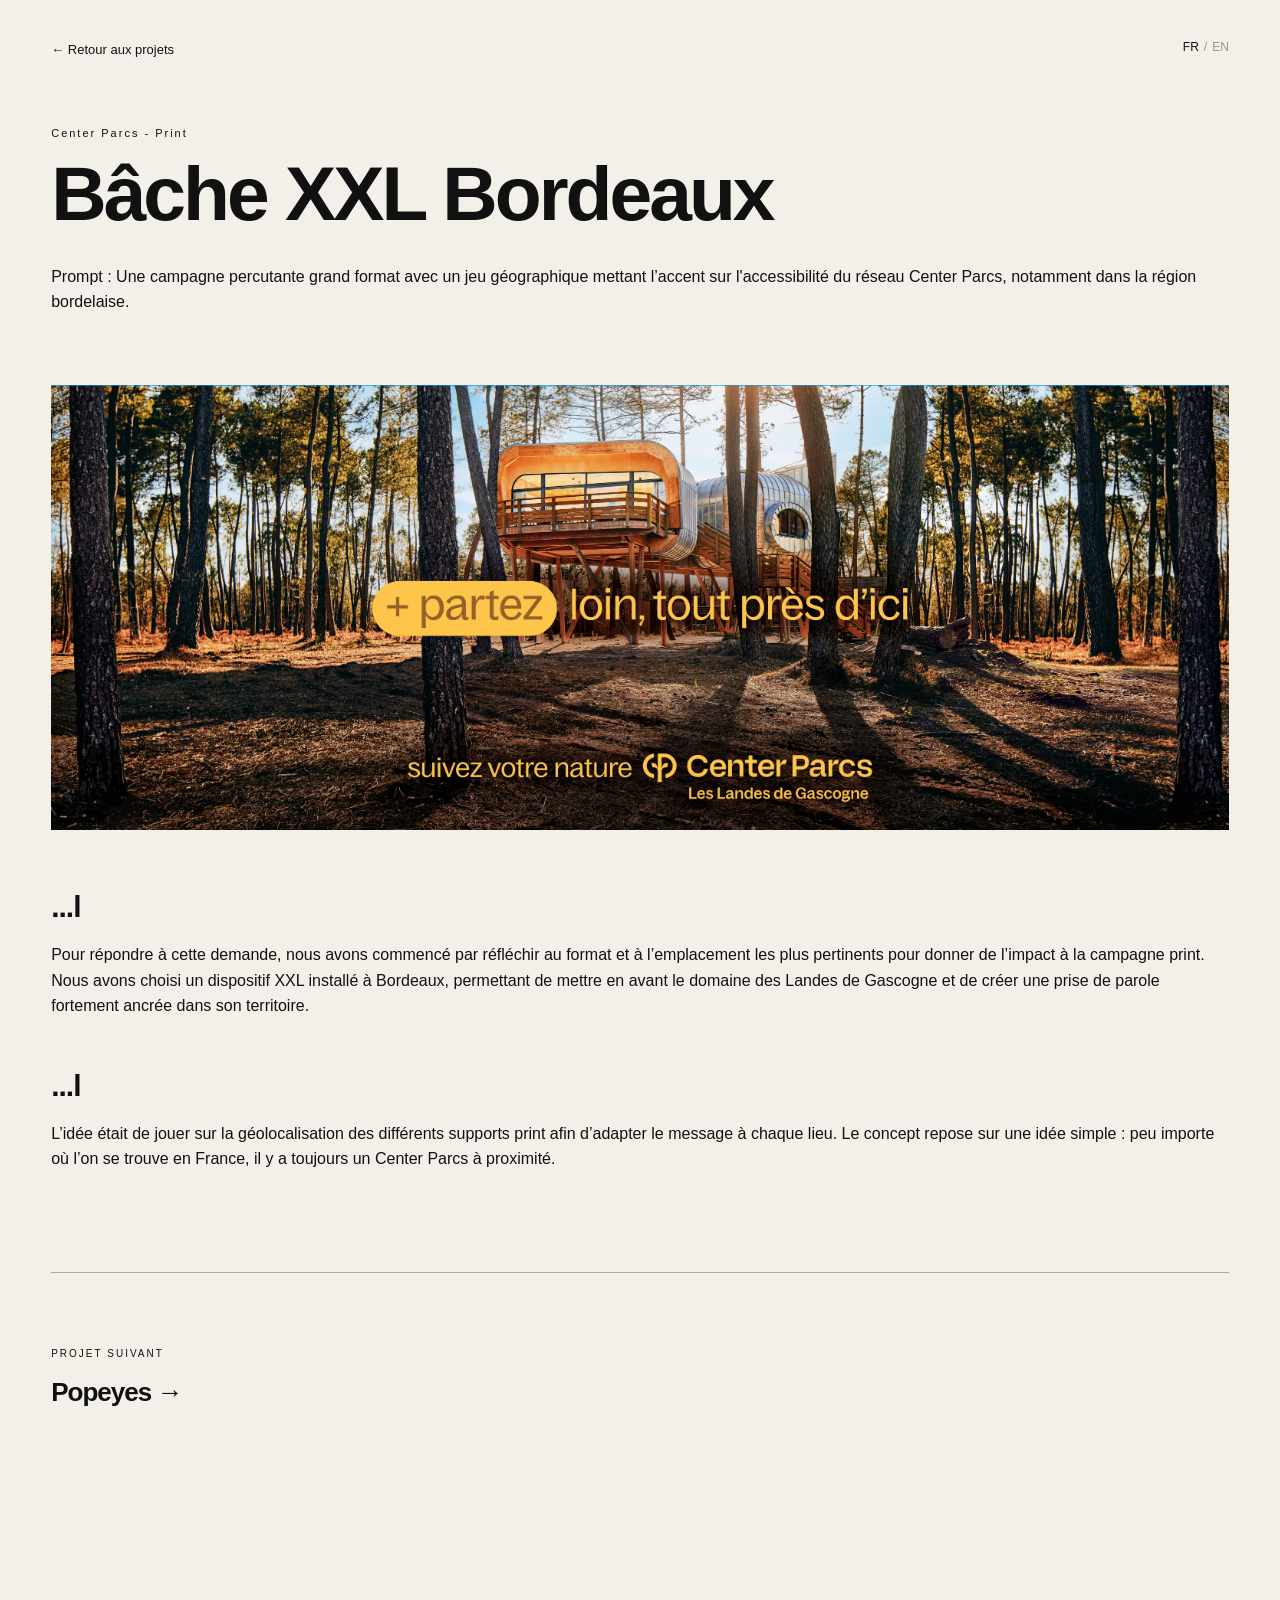
<file: projets/projet6.html>
<!DOCTYPE html>
<html lang="fr">

<head>

  <meta charset="UTF-8">

  <meta name="viewport"
        content="width=device-width, initial-scale=1.0">

  <title>Bâche XXL Bordeaux</title>

  <link rel="stylesheet" href="../style.css">

</head>


<body>


  <!-- ========================================
       CHOIX DE LANGUE
  ======================================== -->

  <div class="project-language-switch language-switch">

    <button type="button" id="lang-fr" class="active">
      FR
    </button>

    <span>/</span>

    <button type="button" id="lang-en">
      EN
    </button>

  </div>



  <!-- ========================================
       PAGE PROJET
  ======================================== -->

  <main class="project-page">


    <!-- RETOUR AUX PROJETS -->

    <a href="../index.html"
       class="back-button"
       data-fr="← Retour aux projets"
       data-en="← Back to projects">

      ← Retour aux projets

    </a>



    <!-- ========================================
         EN-TÊTE
    ======================================== -->

    <header class="project-header">


      <p class="project-category"
         data-fr="Center Parcs - Print"
         data-en="Center Parcs - Print">

        Center Parcs - Print

      </p>


      <h1
        data-fr="Bâche XXL Bordeaux"
        data-en="XXL Billboard - Bordeaux">

        Bâche XXL Bordeaux

      </h1>


      <p class="project-description"

         data-fr="Prompt : Une campagne percutante grand format avec un jeu géographique mettant l’accent sur l'accessibilité du réseau Center Parcs, notamment dans la région bordelaise."

         data-en="Prompt: Create an impactful large-format campaign using location-based messaging to highlight the accessibility of the Center Parcs network, particularly around Bordeaux.">

        Prompt : Une campagne percutante grand format avec un jeu géographique
        mettant l’accent sur l'accessibilité du réseau Center Parcs,
        notamment dans la région bordelaise.

      </p>


    </header>



    <!-- ========================================
         CONTENU DU PROJET
    ======================================== -->

    <div class="project-content">



      <!-- ========================================
           IMAGE HORIZONTALE
      ======================================== -->

      <div class="project6-horizontal-image">


        <img
          src="../images/projet6-visuel1.jpg"
          alt="Projet 6 - Visuel">


      </div>



      <!-- ========================================
           PREMIER TEXTE
      ======================================== -->

      <h2>...l</h2>


      <p
        data-fr="Pour répondre à cette demande, nous avons commencé par réfléchir au format et à l’emplacement les plus pertinents pour donner de l’impact à la campagne print. Nous avons choisi un dispositif XXL installé à Bordeaux, permettant de mettre en avant le domaine des Landes de Gascogne et de créer une prise de parole fortement ancrée dans son territoire."

        data-en="We started by identifying the format and location that would give the print campaign the greatest impact. We chose an XXL outdoor installation in Bordeaux, allowing us to highlight the Landes de Gascogne resort while creating a message deeply rooted in its local surroundings.">

        Pour répondre à cette demande, nous avons commencé par réfléchir au format
        et à l’emplacement les plus pertinents pour donner de l’impact à la campagne
        print. Nous avons choisi un dispositif XXL installé à Bordeaux, permettant
        de mettre en avant le domaine des Landes de Gascogne et de créer une prise
        de parole fortement ancrée dans son territoire.

      </p>



      <!-- ========================================
           DEUXIÈME TEXTE
      ======================================== -->

      <h2>...l</h2>


      <p
        data-fr="L’idée était de jouer sur la géolocalisation des différents supports print afin d’adapter le message à chaque lieu. Le concept repose sur une idée simple : peu importe où l’on se trouve en France, il y a toujours un Center Parcs à proximité."

        data-en="The idea was to use the location of each outdoor placement to tailor the message accordingly. The concept is based on one simple thought: wherever you are in France, there’s always a Center Parcs nearby.">

        L’idée était de jouer sur la géolocalisation des différents supports print
        afin d’adapter le message à chaque lieu. Le concept repose sur une idée simple :
        peu importe où l’on se trouve en France, il y a toujours un Center Parcs
        à proximité.

      </p>



      <!-- ========================================
           PROJET SUIVANT
      ======================================== -->

      <a href="projet7.html"
         class="next-project">


        <span
          data-fr="Projet suivant"
          data-en="Next project">

          Projet suivant

        </span>


        <h2>
          Popeyes →
        </h2>


      </a>


    </div>

  </main>



  <!-- ========================================
       JAVASCRIPT
  ======================================== -->

  <script src="../script.js"></script>


</body>

</html>
</file>
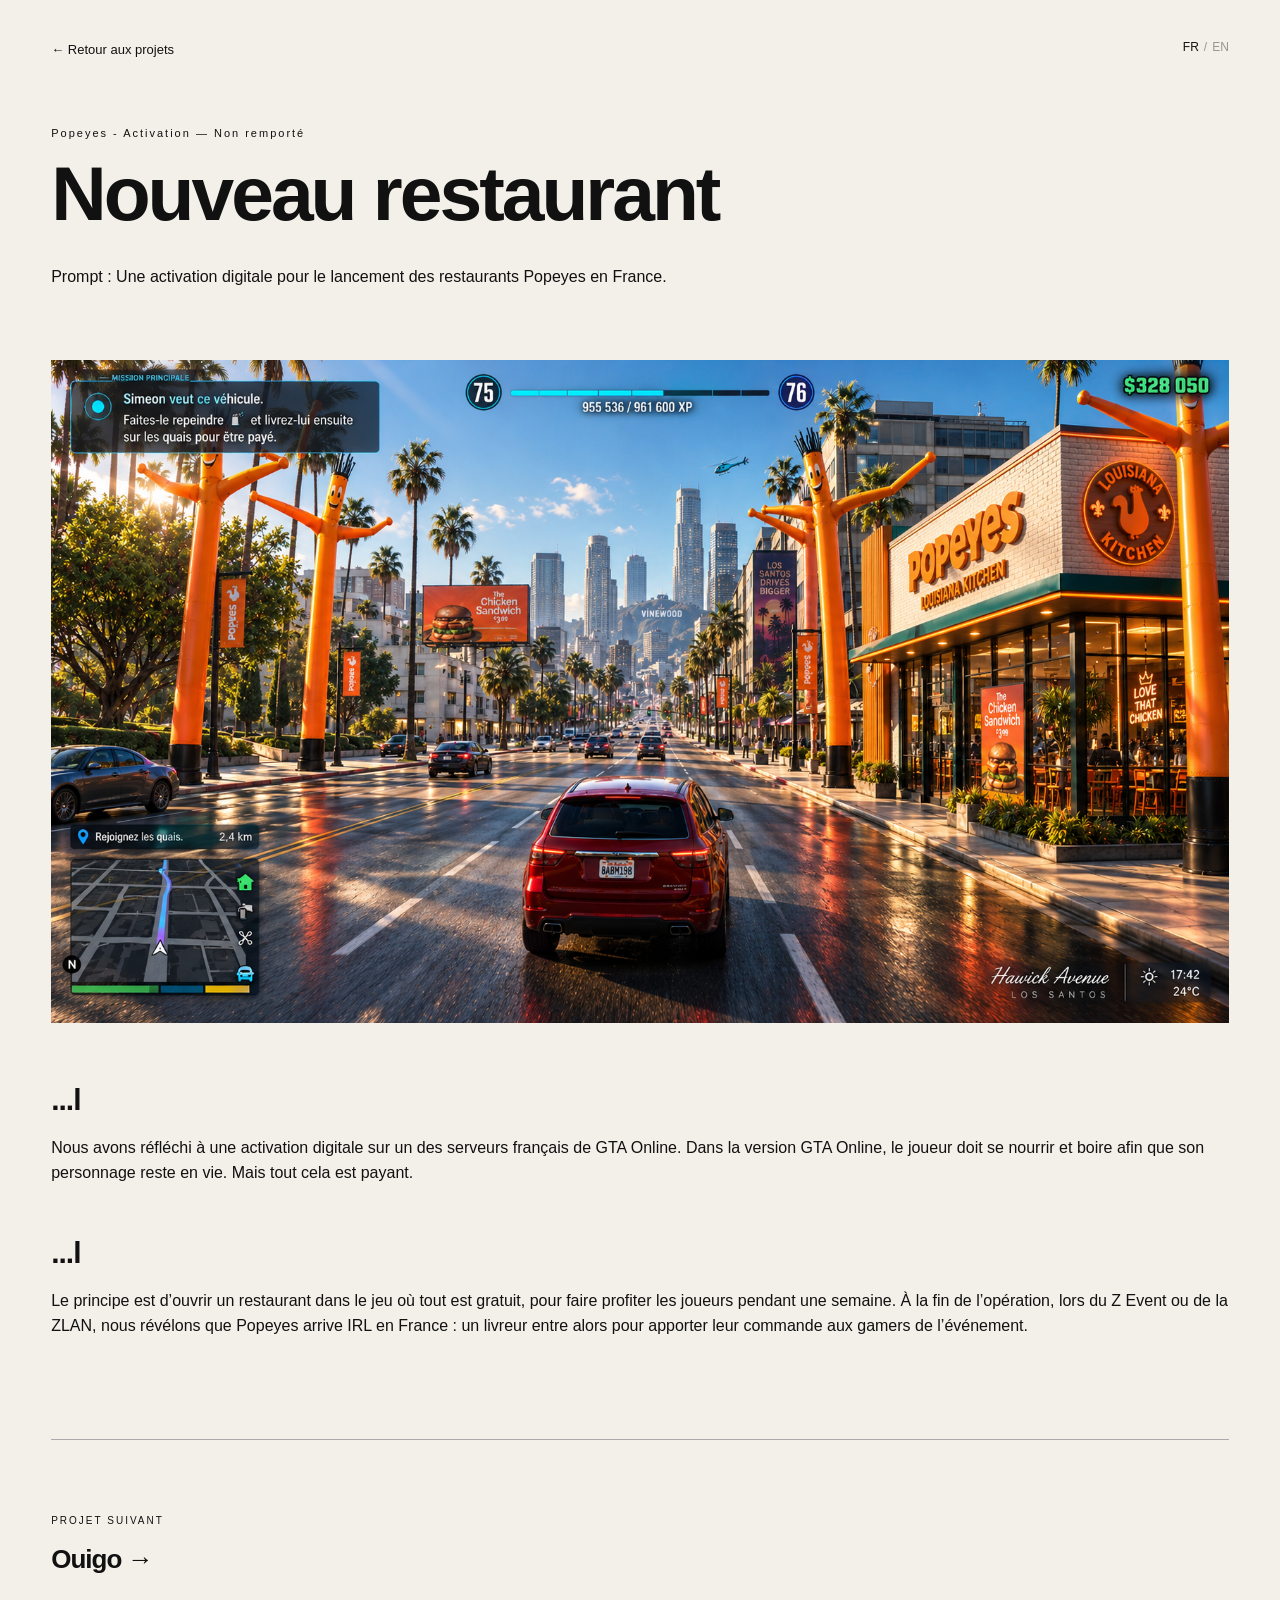
<file: projets/projet7.html>
<!DOCTYPE html>
<html lang="fr">

<head>

  <meta charset="UTF-8">

  <meta name="viewport"
        content="width=device-width, initial-scale=1.0">

  <title>Nouveau restaurant</title>

  <link rel="stylesheet" href="../style.css">

</head>


<body>


  <!-- ========================================
       CHOIX DE LANGUE
  ======================================== -->

  <div class="project-language-switch language-switch">

    <button type="button" id="lang-fr" class="active">
      FR
    </button>

    <span>/</span>

    <button type="button" id="lang-en">
      EN
    </button>

  </div>



  <!-- ========================================
       PAGE PROJET
  ======================================== -->

  <main class="project-page">


    <!-- RETOUR AUX PROJETS -->

    <a href="../index.html"
       class="back-button"
       data-fr="← Retour aux projets"
       data-en="← Back to projects">

      ← Retour aux projets

    </a>



    <!-- ========================================
         EN-TÊTE
    ======================================== -->

    <header class="project-header">


      <p class="project-category"
         data-fr="Popeyes - Activation — Non remporté"
         data-en="Popeyes - Activation — Not won">

        Popeyes - Activation — Non remporté

      </p>


      <h1
        data-fr="Nouveau restaurant"
        data-en="New Restaurant">

        Nouveau restaurant

      </h1>


      <p class="project-description"

         data-fr="Prompt : Une activation digitale pour le lancement des restaurants Popeyes en France."

         data-en="Prompt: Create a digital activation for the launch of Popeyes restaurants in France.">

        Prompt : Une activation digitale pour le lancement
        des restaurants Popeyes en France.

      </p>


    </header>



    <!-- ========================================
         CONTENU DU PROJET
    ======================================== -->

    <div class="project-content">



      <!-- ========================================
           VISUEL
      ======================================== -->

      <div class="project6-horizontal-image">


        <img
          src="../images/projet7-visuel1.png"
          alt="Projet 7 - Visuel">


      </div>



      <!-- ========================================
           PREMIER TEXTE
      ======================================== -->

      <h2>...l</h2>


      <p
        data-fr="Nous avons réfléchi à une activation digitale sur un des serveurs français de GTA Online. Dans la version GTA Online, le joueur doit se nourrir et boire afin que son personnage reste en vie. Mais tout cela est payant."

        data-en="We developed the idea of a digital activation taking place on a French GTA Online server. In GTA Online, players need to eat and drink to keep their characters alive, but everything comes at a price.">

        Nous avons réfléchi à une activation digitale sur un des serveurs français
        de GTA Online. Dans la version GTA Online, le joueur doit se nourrir et boire
        afin que son personnage reste en vie. Mais tout cela est payant.

      </p>



      <!-- ========================================
           DEUXIÈME TEXTE
      ======================================== -->

      <h2>...l</h2>


      <p
        data-fr="Le principe est d’ouvrir un restaurant dans le jeu où tout est gratuit, pour faire profiter les joueurs pendant une semaine. À la fin de l’opération, lors du Z Event ou de la ZLAN, nous révélons que Popeyes arrive IRL en France : un livreur entre alors pour apporter leur commande aux gamers de l’événement."

        data-en="Our idea was to open an in-game restaurant where everything would be free for an entire week. At the end of the activation, during Z Event or ZLAN, we would reveal that Popeyes was coming to France IRL. A delivery driver would then walk into the event and deliver Popeyes orders directly to the gamers.">

        Le principe est d’ouvrir un restaurant dans le jeu où tout est gratuit,
        pour faire profiter les joueurs pendant une semaine. À la fin de l’opération,
        lors du Z Event ou de la ZLAN, nous révélons que Popeyes arrive IRL en France :
        un livreur entre alors pour apporter leur commande aux gamers de l’événement.

      </p>



      <!-- ========================================
           PROJET SUIVANT
      ======================================== -->

      <a href="projet8.html"
         class="next-project">


        <span
          data-fr="Projet suivant"
          data-en="Next project">

          Projet suivant

        </span>


        <h2>
          Ouigo →
        </h2>


      </a>


    </div>

  </main>



  <!-- ========================================
       JAVASCRIPT
  ======================================== -->

  <script src="../script.js"></script>


</body>

</html>
</file>
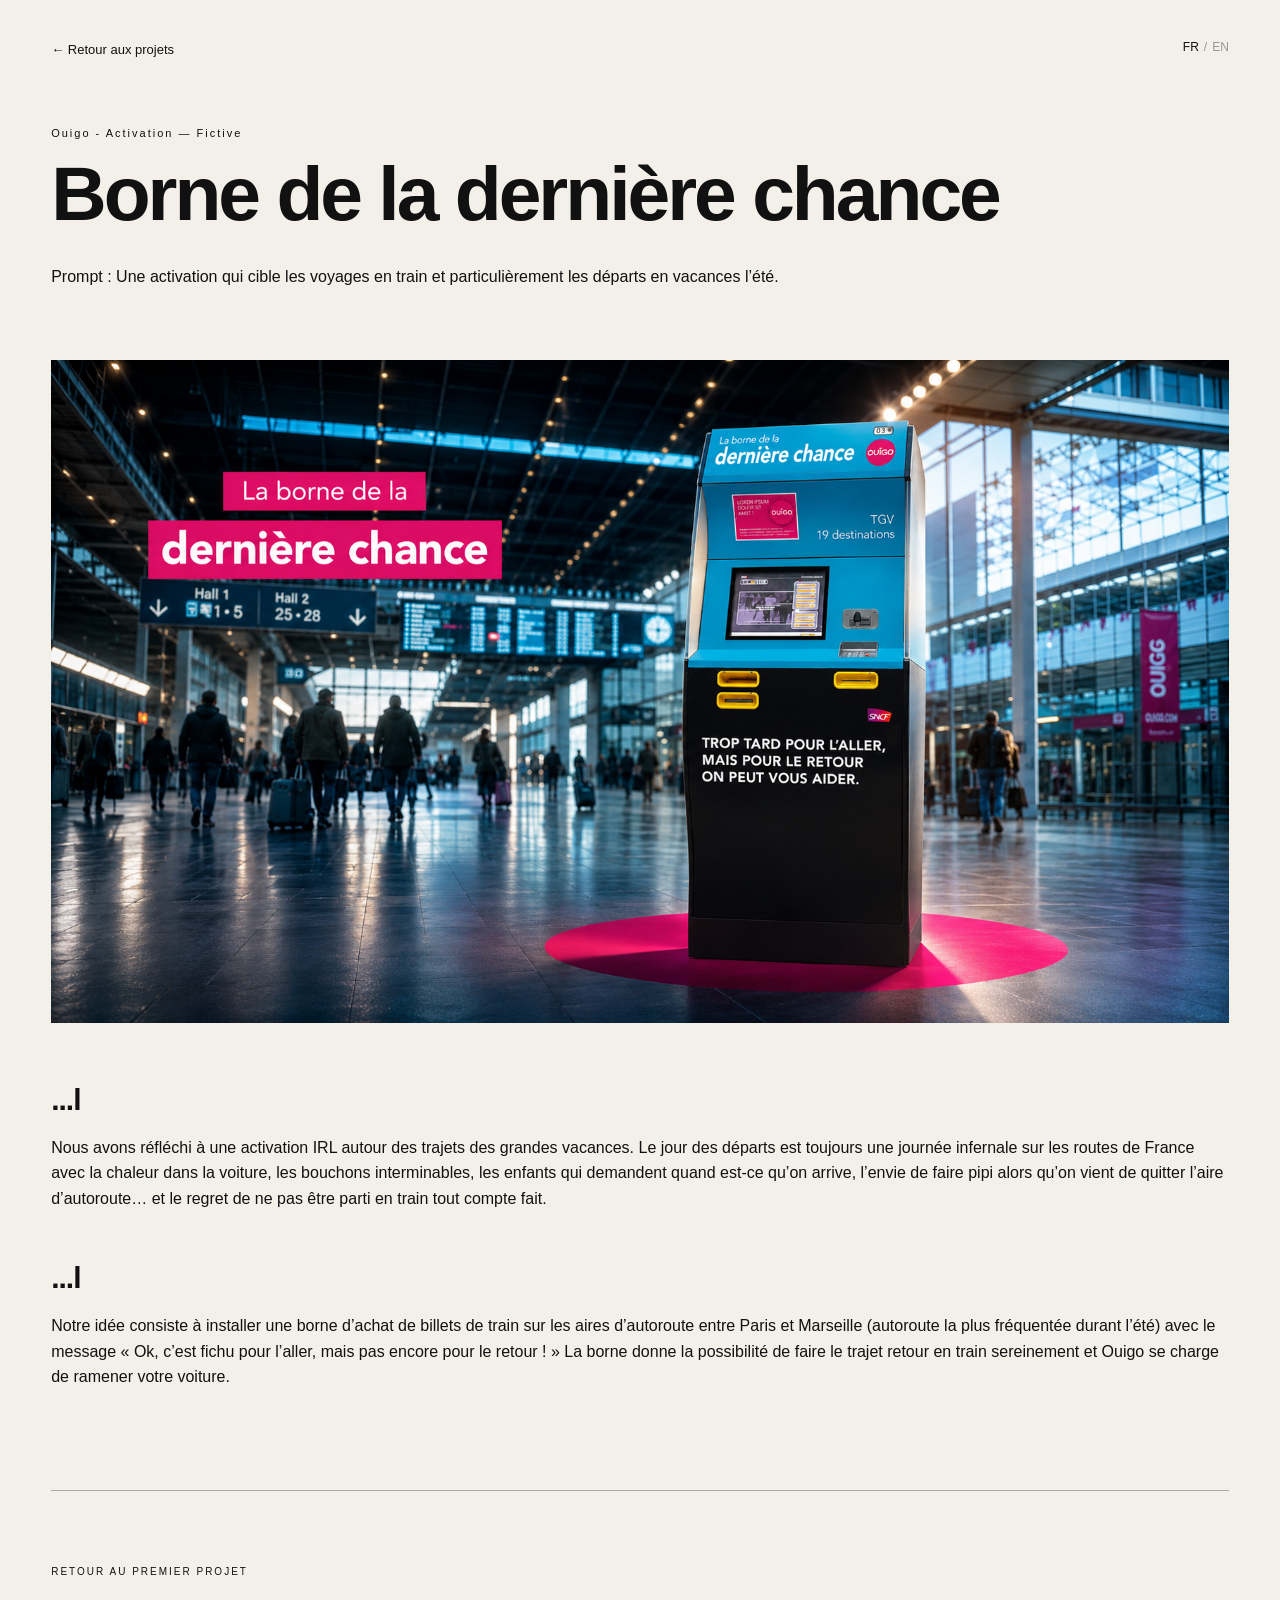
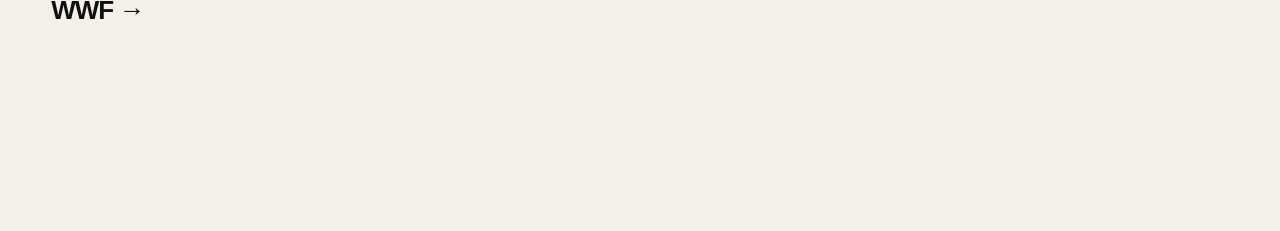
<file: projets/projet8.html>
<!DOCTYPE html>
<html lang="fr">

<head>

  <meta charset="UTF-8">

  <meta name="viewport"
        content="width=device-width, initial-scale=1.0">

  <title>Borne de la dernière chance</title>

  <link rel="stylesheet" href="../style.css">

</head>


<body>


  <!-- ========================================
       CHOIX DE LANGUE
  ======================================== -->

  <div class="project-language-switch language-switch">

    <button type="button" id="lang-fr" class="active">
      FR
    </button>

    <span>/</span>

    <button type="button" id="lang-en">
      EN
    </button>

  </div>



  <!-- ========================================
       PAGE PROJET
  ======================================== -->

  <main class="project-page">


    <!-- RETOUR AUX PROJETS -->

    <a href="../index.html"
       class="back-button"
       data-fr="← Retour aux projets"
       data-en="← Back to projects">

      ← Retour aux projets

    </a>



    <!-- ========================================
         EN-TÊTE
    ======================================== -->

    <header class="project-header">


      <p class="project-category"
         data-fr="Ouigo - Activation — Fictive"
         data-en="Ouigo - Activation — Fictional project">

        Ouigo - Activation — Fictive

      </p>


      <h1
        data-fr="Borne de la dernière chance"
        data-en="The Last-Chance Ticket Machine">

        Borne de la dernière chance

      </h1>


      <p class="project-description"

         data-fr="Prompt : Une activation qui cible les voyages en train et particulièrement les départs en vacances l’été."

         data-en="Prompt: Create an activation focused on train travel, particularly during the busy summer holiday season.">

        Prompt : Une activation qui cible les voyages en train et
        particulièrement les départs en vacances l’été.

      </p>


    </header>



    <!-- ========================================
         CONTENU DU PROJET
    ======================================== -->

    <div class="project-content">



      <!-- ========================================
           VISUEL
      ======================================== -->

      <div class="project6-horizontal-image">


        <img
          src="../images/projet8-visuel1.png"
          alt="Ouigo - Borne de la dernière chance">


      </div>



      <!-- ========================================
           PREMIER TEXTE
      ======================================== -->

      <h2>...l</h2>


      <p
        data-fr="Nous avons réfléchi à une activation IRL autour des trajets des grandes vacances. Le jour des départs est toujours une journée infernale sur les routes de France avec la chaleur dans la voiture, les bouchons interminables, les enfants qui demandent quand est-ce qu’on arrive, l’envie de faire pipi alors qu’on vient de quitter l’aire d’autoroute… et le regret de ne pas être parti en train tout compte fait."

        data-en="We developed an IRL activation around one of the most stressful moments of the summer: driving to your holiday destination. Departure day can quickly become a nightmare on French roads — the heat inside the car, endless traffic jams, kids constantly asking “Are we there yet?”, needing a bathroom break five minutes after leaving the service station… and eventually wondering why you didn’t just take the train.">

        Nous avons réfléchi à une activation IRL autour des trajets des grandes
        vacances. Le jour des départs est toujours une journée infernale sur les
        routes de France avec la chaleur dans la voiture, les bouchons interminables,
        les enfants qui demandent quand est-ce qu’on arrive, l’envie de faire pipi
        alors qu’on vient de quitter l’aire d’autoroute… et le regret de ne pas être
        parti en train tout compte fait.

      </p>



      <!-- ========================================
           DEUXIÈME TEXTE
      ======================================== -->

      <h2>...l</h2>


      <p
        data-fr="Notre idée consiste à installer une borne d’achat de billets de train sur les aires d’autoroute entre Paris et Marseille (autoroute la plus fréquentée durant l’été) avec le message « Ok, c’est fichu pour l’aller, mais pas encore pour le retour ! » La borne donne la possibilité de faire le trajet retour en train sereinement et Ouigo se charge de ramener votre voiture."

        data-en="Our idea was to install train ticket machines at motorway service stations between Paris and Marseille, one of France’s busiest summer routes.
The message: “Okay, it’s too late for the way there. But not for the way back!” The machine would allow travellers to book a peaceful return journey by train — while Ouigo takes care of bringing their car home.">

        Notre idée consiste à installer une borne d’achat de billets de train
        sur les aires d’autoroute entre Paris et Marseille (autoroute la plus
        fréquentée durant l’été) avec le message « Ok, c’est fichu pour l’aller,
        mais pas encore pour le retour ! »

        La borne donne la possibilité de faire le trajet retour en train sereinement
        et Ouigo se charge de ramener votre voiture.

      </p>



      <!-- ========================================
           RETOUR AU PREMIER PROJET
      ======================================== -->

      <a href="projet1.html"
         class="next-project">


        <span
          data-fr="Retour au premier projet"
          data-en="Back to first project">

          Retour au premier projet

        </span>


        <h2>
          WWF →
        </h2>


      </a>


    </div>

  </main>



  <!-- ========================================
       JAVASCRIPT
  ======================================== -->

  <script src="../script.js"></script>


</body>

</html>
</file>
<file: style.css>
/* ========================================
   RESET
======================================== */

* {
  margin: 0;
  padding: 0;
  box-sizing: border-box;
}

html {
  scroll-behavior: smooth;
}

body {
  font-family: Arial, Helvetica, sans-serif;
  background: #f3f0e9;
  color: #111;
}

a {
  color: inherit;
  text-decoration: none;
}


/* ========================================
   NAVIGATION
======================================== */

nav {
  display: flex;
  justify-content: space-between;
  align-items: center;

  width: 100%;
  padding: 20px 6%;

  background: #111;
  color: white;

  position: sticky;
  top: 0;
  z-index: 1000;
}

.logo {
  font-weight: bold;
  font-size: 16px;
}

.nav-links {
  display: flex;
  gap: 30px;
}

.nav-links a {
  font-size: 13px;
}


/* ========================================
   CHOIX DE LANGUE FR / EN
======================================== */

.language-switch {
  display: flex;
  align-items: center;
  gap: 5px;

  margin-left: 30px;

  font-size: 12px;
}

.language-switch button {
  padding: 0;

  border: none;
  background: none;

  color: white;

  font-family: inherit;
  font-size: 12px;

  cursor: pointer;

  opacity: 0.4;

  transition: opacity 0.2s ease;
}

.language-switch button:hover {
  opacity: 0.7;
}

.language-switch button.active {
  opacity: 1;
}

.language-switch span {
  opacity: 0.4;
}

/* ========================================
   CHOIX DE LANGUE — PAGES PROJETS
======================================== */

.project-language-switch {
  position: absolute;
  top: 40px;
  right: 4%;

  margin-left: 0;

  z-index: 100;
}

.project-language-switch button {
  color: #111;
}

.project-language-switch span {
  color: #111;
}


/* ========================================
   HERO
======================================== */

.hero {
  color: white;
  min-height: 60vh;
  padding: 0;

  display: flex;
  flex-direction: column;

  background-image: url("images/hero.png");
  background-size: cover;
  background-position: center;
  background-repeat: no-repeat;
}

.hero-content {
  flex: 1;

  display: flex;
  flex-direction: column;
  justify-content: center;

  padding: 6%;
}

.intro {
  font-size: 12px;
  text-transform: uppercase;
  letter-spacing: 3px;
  margin-bottom: 25px;
}

.hero h1 {
  font-size: clamp(46px, 7vw, 110px);
  line-height: 0.9;
  max-width: 1200px;
  letter-spacing: -4px;
}

.hero h1 span {
  display: block;
}

.hero h1 .ina-title {
  font-style: normal;
  font-weight: inherit;
}

.hero h1 .ina-description {
  font-style: italic;
  font-weight: 400;
}

.button {
  margin-top: 40px;
  width: fit-content;

  padding: 13px 24px;

  background: transparent;
  color: white;

  border: 1px solid transparent;
  border-radius: 100px;

  font-size: 13px;

  transition: 0.3s;
}

.button:hover {
  background: transparent;
  border-color: white;
}


/* ========================================
   SECTIONS
======================================== */

section {
  padding: 70px 6%;
}

.section-number {
  font-size: 11px;
  margin-bottom: 18px;
  opacity: 0.5;
}

section h2 {
  font-size: clamp(32px, 4.5vw, 62px);
  letter-spacing: -2px;
}


/* ========================================
   À PROPOS
======================================== */

.about {
  background: #f3f0e9;
  color: #111;
  padding: 50px 6%;
}

.about-text {
  width: 100%;
  max-width: none;

  margin-top: 45px;

  font-size: 20px;
  line-height: 1.35;
  font-weight: 400;
}


/* ========================================
   PROJETS — PAGE D'ACCUEIL
======================================== */

.projects {
  background: #111;
  color: white;
}

.project-grid {
  display: grid;
  grid-template-columns: repeat(2, minmax(0, 450px));

  justify-content: center;

  gap: 60px 40px;
  margin-top: 60px;
}

.project-image {
  width: 100%;
  aspect-ratio: 1 / 1;

  transition: transform 0.4s ease;
}

.project-card:hover .project-image {
  transform: scale(0.98);
}


/* IMAGES DES 8 PROJETS */

.project-one {
  background-image: url("images/projet1.jpg");
  background-size: cover;
  background-position: center;
}

.project-two {
  background-image: url("images/projet2.jpg");
  background-size: cover;
  background-position: center;
}

.project-three {
  background-image: url("images/projet3.jpg");
  background-size: cover;
  background-position: center;
}

.project-four {
  background-image: url("images/projet4.png");
  background-size: cover;
  background-position: center;
}

.project-five {
  background-image: url("images/projet5.jpg");
  background-size: cover;
  background-position: center;
}

.project-six {
  background-image: url("images/projet6.jpg");
  background-size: cover;
  background-position: center;
}

.project-seven {
  background-image: url("images/projet7.png");
  background-size: cover;
  background-position: center;
}

.project-eight {
  background-image: url("images/projet8.png");
  background-size: cover;
  background-position: center;
}


/* INFORMATIONS SOUS LES PROJETS */

.project-info {
  padding-top: 16px;
}

.project-info p {
  font-size: 10px;
  letter-spacing: 2px;
  margin-bottom: 7px;
}

.project-info h3 {
  font-size: 22px;
  font-weight: 500;
}

.project-link {
  color: inherit;
  text-decoration: none;
  display: block;
}


/* ========================================
   PAGES PROJETS
======================================== */

.project-page {
  padding: 40px 4% 120px;
}

.back-button {
  display: inline-block;
  font-size: 13px;
  margin-bottom: 70px;
}

.project-header {
  width: 100%;
  max-width: none;
  margin-bottom: 70px;
}

.project-category {
  font-size: 11px;
  letter-spacing: 2px;
  margin-bottom: 18px;
}

.project-header h1 {
  font-size: clamp(40px, 6vw, 90px);
  line-height: 0.95;
  letter-spacing: -3px;
}

.project-description {
  width: 100%;
  max-width: none;

  margin-top: 35px;

  font-size: 16px;
  line-height: 1.55;
}


/* ========================================
   CONTENU DES PROJETS
======================================== */

.project-content {
  width: 100%;
  max-width: none;
  margin: 0 auto;
}


/* TEXTES */

.project-content h2 {
  max-width: 800px;
  margin-top: 50px;
  margin-bottom: 18px;

  font-size: clamp(22px, 2.7vw, 30px);
  letter-spacing: -1px;
}

.project-content > p {
  width: 100%;
  max-width: none;

  font-size: 16px;
  line-height: 1.6;
}


/* GRANDES IMAGES */

.project-content > img {
  width: 100%;
  height: auto;
  display: block;

  margin: 60px 0;
}


/* GRANDES VIDÉOS */

.project-content > video {
  width: 100%;
  aspect-ratio: 16 / 9;

  object-fit: contain;
  background: black;

  display: block;

  margin: 60px 0;
}


/* ========================================
   PROJET 2 — VIDÉOS VERTICALES
======================================== */

.vertical-videos {
  display: flex;
  justify-content: center;
  align-items: flex-start;

  gap: 20px;

  width: 100%;
  margin: 60px 0;
}

.vertical-videos video {
  display: block;

  width: calc((100% - 40px) / 3);
  aspect-ratio: 9 / 16;

  object-fit: cover;
  background: black;
}


/* ========================================
   PROJET 3 — VIDÉOS HORIZONTALES
======================================== */

.horizontal-videos {
  display: flex;
  justify-content: center;
  align-items: flex-start;

  gap: 20px;

  width: 100%;
  margin: 60px 0;
}

.horizontal-videos video {
  width: calc((100% - 40px) / 3);
  aspect-ratio: 16 / 9;

  object-fit: contain;
  display: block;

  background: black;
}


/* ========================================
   VISUELS PRESSE — 2 PAR LIGNE
======================================== */

.vertical-images {
  display: grid;
  grid-template-columns: repeat(2, 1fr);

  gap: 30px;

  width: 100%;
  margin: 60px 0;
}

.vertical-images img {
  width: 100%;
  height: auto;
  display: block;
}


/* ========================================
   IMAGE + TEXTE
======================================== */

.image-text-row {
  display: flex;
  align-items: center;

  gap: 50px;

  margin: 60px 0;
}

.image-text-row img {
  width: 300px;
  max-width: 40%;
  height: auto;

  margin: 0;
}

.image-text-row p {
  margin: 0;

  font-size: 14px;
  line-height: 1.5;
}


/* ========================================
   PROJET 5 — VISUEL 16:9
======================================== */

.project5-wide-image {
  width: 100%;
  margin: 60px 0;
}

.project5-wide-image img {
  width: 100%;
  aspect-ratio: 16 / 9;

  object-fit: cover;
  display: block;
}


/* ========================================
   PROJET 5 — 3 VISUELS
======================================== */

.project5-images {
  display: flex;
  justify-content: center;
  align-items: flex-start;

  gap: 20px;

  width: 100%;
  margin: 60px 0;
}

.project5-images img {
  width: calc((100% - 40px) / 3);
  height: auto;

  display: block;
}


/* ========================================
   PROJET 6 — IMAGE HORIZONTALE
======================================== */

.project6-horizontal-image {
  width: 100%;
  margin: 60px 0;
}

.project6-horizontal-image img {
  width: 100%;
  height: auto;

  display: block;
}


/* ========================================
   STORYBOARD
======================================== */

.storyboard {
  display: grid;
  grid-template-columns: repeat(4, 1fr);

  gap: 20px;

  width: 100%;
  margin: 60px 0;
}

.storyboard img {
  width: 100%;
  height: auto;
  display: block;
}


/* STORYBOARD DÉTAILLÉ */

.storyboard-detail {
  display: grid;
  grid-template-columns: repeat(2, 1fr);

  gap: 50px 30px;

  width: 100%;
  margin: 80px 0;
}

.storyboard-item img {
  width: 100%;
  height: auto;
  display: block;
}

.storyboard-item p {
  margin-top: 12px;

  font-size: 13px;
  line-height: 1.5;

  text-align: center;
}


/* ========================================
   PROJET SUIVANT
======================================== */

.next-project {
  display: block;

  margin-top: 100px;
  padding: 70px 0;

  border-top: 1px solid #aaa;

  color: inherit;
  text-decoration: none;
}

.next-project span {
  font-size: 10px;

  text-transform: uppercase;
  letter-spacing: 2px;
}

.next-project h2 {
  margin-top: 18px;

  font-size: 26px;
  line-height: 1;

  transition: transform 0.3s ease;
}

.next-project:hover h2 {
  transform: translateX(20px);
}


/* ========================================
   COMPÉTENCES
======================================== */

.skills {
  background-image: url("images/hero.png");
  background-size: cover;
  background-position: center;
  background-repeat: no-repeat;

  color: white;

  padding: 50px 6%;
}

.skills .section-number {
  margin-bottom: 10px;
  opacity: 0.6;
}

.skills > h2 {
  margin-bottom: 40px;
  font-size: clamp(32px, 4vw, 54px);
}


/* BLOCS */

.skills-block {
  margin-top: 0;
  padding: 14px 0;

  border-top: 1px solid rgba(255, 255, 255, 0.25);
}

.skills-block:last-of-type {
  border-bottom: 1px solid rgba(255, 255, 255, 0.25);
}


/* PETITS TITRES */

.skills-block h3 {
  margin-bottom: 10px;

  font-size: 10px;

  text-transform: uppercase;
  letter-spacing: 2px;

  opacity: 0.65;
}


/* TEXTE COMPÉTENCES */

.skills-line {
  max-width: 1200px;
  margin: 0;

  font-size: clamp(13px, 1.3vw, 17px);
  line-height: 1.5;
}


/* LOGICIELS */

.software-block {
  margin-top: 30px;
}

.software-block h3 {
  margin-bottom: 18px;

  font-size: 10px;

  text-transform: uppercase;
  letter-spacing: 2px;

  opacity: 0.65;
}

.software-icons {
  display: flex;
  flex-wrap: wrap;
  align-items: center;

  gap: 25px;
}

.software img {
  width: 42px;
  height: 42px;

  object-fit: contain;

  margin: 0;
}

.software p {
  margin-top: 6px;
  font-size: 10px;
}


/* ========================================
   CONTACT
======================================== */

.contact {
  background: #ff4f2e;
  color: #111;

  min-height: auto;

  padding: 45px 6%;
}

.contact .section-number {
  margin-bottom: 25px;
}

.contact-info {
  display: flex;
  align-items: center;
  justify-content: space-between;

  gap: 30px;
}

.contact-info a {
  margin: 0;

  font-size: 15px;
  font-weight: 400;

  text-decoration: none;
}

.contact-info a:hover {
  text-decoration: underline;
}


/* ========================================
   FOOTER
======================================== */

footer {
  padding: 25px 6%;

  background: #111;
  color: white;

  display: flex;
  justify-content: space-between;

  font-size: 12px;
}

footer div {
  display: flex;
  gap: 25px;
}


/* ========================================
   PAGE CV SIMPLE
======================================== */

.cv-simple-page {
  margin: 0;

  min-height: 100vh;

  background: white;

  font-family: Arial, Helvetica, sans-serif;
}

.cv-simple {
  min-height: 100vh;

  display: flex;
  flex-direction: column;
  justify-content: center;
  align-items: center;

  padding: 40px 20px;

  text-align: center;
}

.cv-simple h1 {
  margin: 0 0 12px;

  font-size: 34px;
  font-weight: 500;
}

.cv-simple p {
  margin: 0 0 30px;

  font-size: 13px;
  line-height: 1.5;
}


/* BOUTON TÉLÉCHARGER CV */

.cv-download {
  display: inline-block;

  padding: 11px 22px;

  background: black;
  color: white;

  border: 1px solid black;
  border-radius: 30px;

  text-decoration: none;

  font-size: 12px;

  transition: 0.3s ease;
}

.cv-download:hover {
  background: white;
  color: black;
}


/* RETOUR PORTFOLIO */

.cv-back {
  margin-top: 22px;

  color: black;

  text-decoration: none;

  font-size: 12px;
}

.cv-back:hover {
  text-decoration: underline;
}

/* PROJET 1 — 3 VISUELS CAMPAGNE */

.project1-campaign-images {
  display: grid;
  grid-template-columns: repeat(3, 1fr);
  gap: 15px;
  width: 100%;
  margin: 60px 0;
}

.project1-campaign-images img {
  width: 100%;
  height: auto;
  display: block;
}

/* ========================================
   CONTACT
======================================== */

.contact .section-number {
  margin-bottom: 10px;
}

.contact > h2 {
  margin-top: 0;
  margin-bottom: 40px;
  font-size: clamp(32px, 4vw, 54px);
  letter-spacing: -2px;
}

/* CV CONTACT — CACHÉ SUR DESKTOP */

.contact-cv {
  display: none;
}

/* ========================================
   PROJET 1 — RÉCOMPENSES
   3 récompenses les unes sous les autres
======================================== */

.awards {
  display: flex !important;
  flex-direction: column !important;
  align-items: flex-start !important;
  gap: 12px !important;
}

.awards > * {
  width: 100% !important;
  margin: 0 !important;
}

/* ========================================
   VERSION MOBILE
======================================== */

@media (max-width: 700px) {

/* CONTACT — MOBILE */

 .contact .section-number {
    margin-bottom: 10px;
  }

.contact > h2 {
  margin-top: 0;
  margin-bottom: 30px;
  font-size: clamp(28px, 9vw, 48px);
  letter-spacing: -1.5px;
}

/* CHOIX DE LANGUE — PROJETS MOBILE */

.project-language-switch {
  top: 25px;
  right: 4%;
}

.project-language-switch button {
  font-size: 12px;
}

.project-language-switch span {
  font-size: 12px;
}


  /* ========================================
     NAVIGATION
  ======================================== */

  .nav-links {
    display: none;
  }

  .logo {
    font-size: 14px;
  }


  /* ========================================
     HERO
  ======================================== */

  .hero h1 {
    font-size: clamp(40px, 14vw, 65px);
    line-height: 0.9;
    letter-spacing: -2px;
  }

  .intro {
    font-size: 12px;
  }

  .button {
    font-size: 12px;
  }


  /* ========================================
     SECTIONS
  ======================================== */

  section {
    padding: 60px 6%;
  }

  section h2 {
    font-size: clamp(28px, 9vw, 48px);
    letter-spacing: -1.5px;
  }

  .section-number {
    font-size: 12px;
  }


  /* ========================================
     À PROPOS
  ======================================== */

  .about {
    padding: 45px 6%;
  }

  .about-text {
    margin-top: 30px;
    font-size: 13px;
    line-height: 1.6;
  }


  /* ========================================
     PROJETS — PAGE D'ACCUEIL
  ======================================== */

  .project-grid {
    grid-template-columns: 1fr;
    gap: 40px;
    margin-top: 40px;
  }

  .project-info p {
    font-size: 12px;
    line-height: 1.4;
  }

  .project-info h3 {
    font-size: 20px;
  }


  /* ========================================
     PAGES PROJETS — RÈGLES GÉNÉRALES
  ======================================== */

  .project-page {
    padding: 25px 4% 80px;
  }

  .back-button {
    margin-bottom: 50px;
    font-size: 12px;
  }

  .project-header {
    margin-bottom: 50px;
  }

  .project-category {
    font-size: 12px;
    line-height: 1.5;
  }

  .project-header h1 {
    font-size: clamp(36px, 13vw, 60px);
    line-height: 0.95;
    letter-spacing: -2px;
  }


  /* DESCRIPTION */

  .project-description {
    margin-top: 25px;
    font-size: 14px;
    line-height: 1.6;
  }


  /* TITRES */

  .project-content h2 {
    display: block;
    visibility: visible;
    opacity: 1;

    margin-top: 35px;
    margin-bottom: 12px;

    font-size: 20px;
    line-height: 1.2;
    letter-spacing: -0.5px;

    color: #111;
  }


  /* TEXTES */

  .project-content > p {
    font-size: 14px;
    line-height: 1.6;
  }


  /* GRANDES IMAGES ET VIDÉOS */

  .project-content > img,
  .project-content > video {
    margin: 35px 0;
  }


  /* IMAGE + TEXTE */

  .image-text-row {
    flex-direction: column;
    align-items: flex-start;

    gap: 20px;
    margin: 35px 0;
  }

  .image-text-row img {
    width: 180px;
    max-width: 100%;
  }

  .image-text-row p {
    font-size: 12px;
    line-height: 1.6;
  }


  /* ========================================
     PROJET 1 — 3 VISUELS
     2 EN HAUT + 1 CENTRÉ EN DESSOUS
  ======================================== */

  .project1-campaign-images {
    display: grid !important;
    grid-template-columns: repeat(2, minmax(0, 1fr)) !important;

    width: 100% !important;
    max-width: 100% !important;

    gap: 12px !important;
    margin: 40px 0 !important;

    overflow: hidden;
  }

  .project1-campaign-images img {
    display: block !important;

    width: 100% !important;
    max-width: 100% !important;
    height: auto !important;

    margin: 0 !important;
  }

  .project1-campaign-images img:nth-child(3) {
    grid-column: 1 / 3 !important;

    width: calc(50% - 6px) !important;
    max-width: calc(50% - 6px) !important;

    justify-self: center !important;
  }


  /* ========================================
     PROJET 2 — 3 VIDÉOS VERTICALES
     L'UNE SOUS L'AUTRE
  ======================================== */

  .vertical-videos {
    display: flex !important;
    flex-direction: column !important;
    align-items: center !important;

    width: 100% !important;
    max-width: 100% !important;

    gap: 25px !important;
    margin: 40px 0 !important;
  }

  .vertical-videos video {
    display: block !important;

    width: 75% !important;
    max-width: 75% !important;
    height: auto !important;

    aspect-ratio: 9 / 16;
    object-fit: cover;
  }


  /* ========================================
     PROJET 3 — VIDÉOS HORIZONTALES
     L'UNE SOUS L'AUTRE
  ======================================== */

  .horizontal-videos {
    flex-direction: column;
    gap: 15px;
    margin: 40px 0;
  }

  .horizontal-videos video {
    width: 100%;
  }


  /* ========================================
     PROJET 3 — 4 IMAGES
     2 × 2
  ======================================== */

  body.project3-page .vertical-images {
    display: grid;
    grid-template-columns: repeat(2, minmax(0, 1fr));

    width: 100%;
    max-width: 100%;

    gap: 12px;
    margin: 40px 0;
  }

  body.project3-page .vertical-images img {
    display: block;

    width: 100%;
    max-width: 100%;
    height: auto;

    margin: 0;
  }


 /* ========================================
   PROJET 5 — 3 IMAGES MOBILE
   2 EN HAUT + 1 CENTRÉE EN DESSOUS
======================================== */

.project5-images {
  display: grid;
  grid-template-columns: repeat(2, minmax(0, 1fr));

  width: 100%;
  max-width: 100%;

  gap: 12px;
  margin: 40px 0;
}

.project5-images img {
  display: block;

  width: 100%;
  max-width: 100%;
  height: auto;

  margin: 0;
}

.project5-images img:nth-child(3) {
  grid-column: 1 / 3;

  width: calc(50% - 6px);
  max-width: calc(50% - 6px);

  justify-self: center;
}

  /* ========================================
     PROJET 4 — STORYBOARD MOBILE
     14 IMAGES SUR 3 COLONNES
  ======================================== */

  .storyboard {
    display: grid;
    grid-template-columns: repeat(3, minmax(0, 1fr));

    width: 100%;
    gap: 10px;
    margin: 40px 0;
  }

  .storyboard img {
    display: block;
    width: 100%;
    max-width: 100%;
    height: auto;
  }


  /* ========================================
     PROJET 4 — STORYBOARD DÉTAILLÉ MOBILE
     2 COLONNES
  ======================================== */

  .storyboard-detail {
    display: grid;
    grid-template-columns: repeat(2, minmax(0, 1fr));

    width: 100%;
    gap: 30px 12px;
    margin: 50px 0;
  }

  .storyboard-item {
    width: 100%;
    min-width: 0;
  }

  .storyboard-item img {
    display: block;
    width: 100%;
    max-width: 100%;
    height: auto;
  }

  .storyboard-item p {
    margin-top: 10px;

    font-size: 12px;
    line-height: 1.5;
    text-align: center;
  }


  /* ========================================
     PROJET SUIVANT
  ======================================== */

  .next-project {
    margin-top: 70px;
    padding: 45px 0;
  }

  .next-project span {
    font-size: 12px;
    letter-spacing: 1.5px;
  }

  .next-project h2 {
    margin-top: 14px;

    font-size: 22px;
    line-height: 1.1;
  }


  /* ========================================
     COMPÉTENCES
  ======================================== */

  .skills > h2 {
    font-size: clamp(28px, 9vw, 48px);
  }

  .skills-block h3 {
    font-size: 12px;
  }

  .skills-line {
    font-size: 12px;
    line-height: 1.5;
  }

  .software-block h3 {
    font-size: 12px;
  }

  .software p {
    font-size: 12px;
  }


  /* ========================================
     CONTACT
  ======================================== */

  .contact-info {
    flex-direction: column;
    align-items: flex-start;

    gap: 15px;
  }

  .contact-info a {
    font-size: 13px;
  }


  /* ========================================
     FOOTER
  ======================================== */

  footer {
    flex-direction: column;

    gap: 20px;

    font-size: 12px;
  }


  /* ========================================
     PAGE CV
  ======================================== */

  .cv-simple p {
    font-size: 12px;
  }

  .cv-download {
    font-size: 12px;
  }

  .cv-back {
    font-size: 12px;
  }

/* CV CONTACT — VISIBLE SUR MOBILE */

.contact-cv {
  display: block;
}

/* ========================================
   PROJET 1 — RÉCOMPENSES
======================================== */

.project1-awards {
  display: flex;
  flex-direction: column;
  gap: 8px;
}

.project1-awards p {
  margin: 0;
  width: 100%;
}

}
</file>
